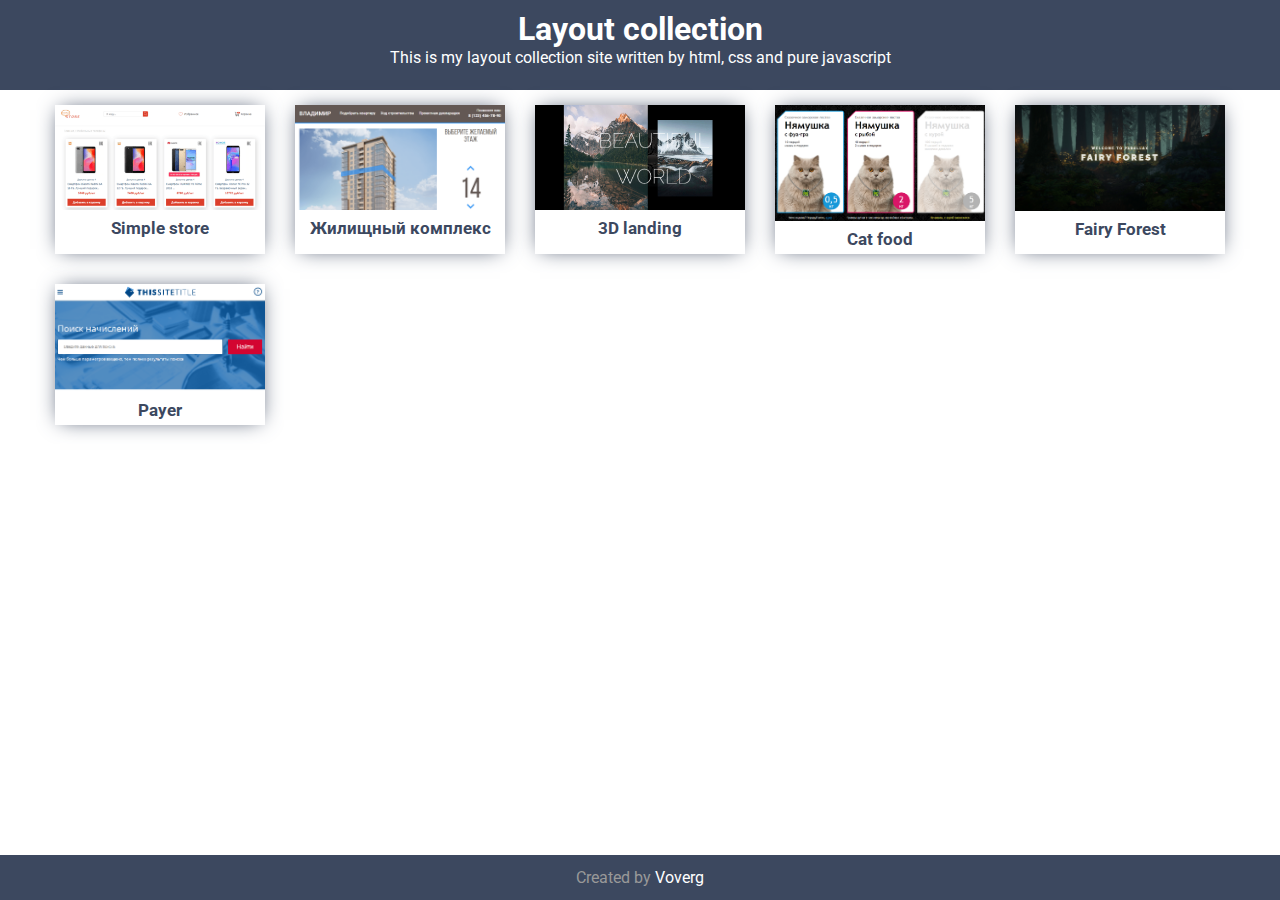
<file: index.html>
<!DOCTYPE html>
<html lang="en">
<head>
  <meta charset="UTF-8">
  <meta name="viewport" content="width=device-width, initial-scale=1.0">
  <meta name="description" content="Примеры вёрстки различных сайтов">
  <meta name="keywords" content="layouts site">
  <meta name="og:image" content="main/img/layout-projects.png">
  <title>Layout collection</title>
  <link rel="shortcut icon" href="main/favicon.png" type="image/x-icon">
  <!-- <link rel="stylesheet" href="https://cdnjs.cloudflare.com/ajax/libs/font-awesome/5.15.2/css/all.min.css" integrity="sha512-HK5fgLBL+xu6dm/Ii3z4xhlSUyZgTT9tuc/hSrtw6uzJOvgRr2a9jyxxT1ely+B+xFAmJKVSTbpM/CuL7qxO8w==" crossorigin="anonymous" /> -->
  <link rel="stylesheet" href="main/style.css">
</head>
<body>
  <header>
    <h1>Layout collection</h1>
    <p>This is my layout collection site written by html, css and pure javascript</p>
  </header>

  <div class="container">
    <div class="projects" id="projects"></div>
  </div>

  <footer>
    <p>Created by <a href="https://github.com/voverg" rel="noopener noreferrer" target="_blank">Voverg</a></p>
  </footer>


  <script src="main/config.js"></script>
  <script src="main/script.js"></script>
</body>
</html>
</file>
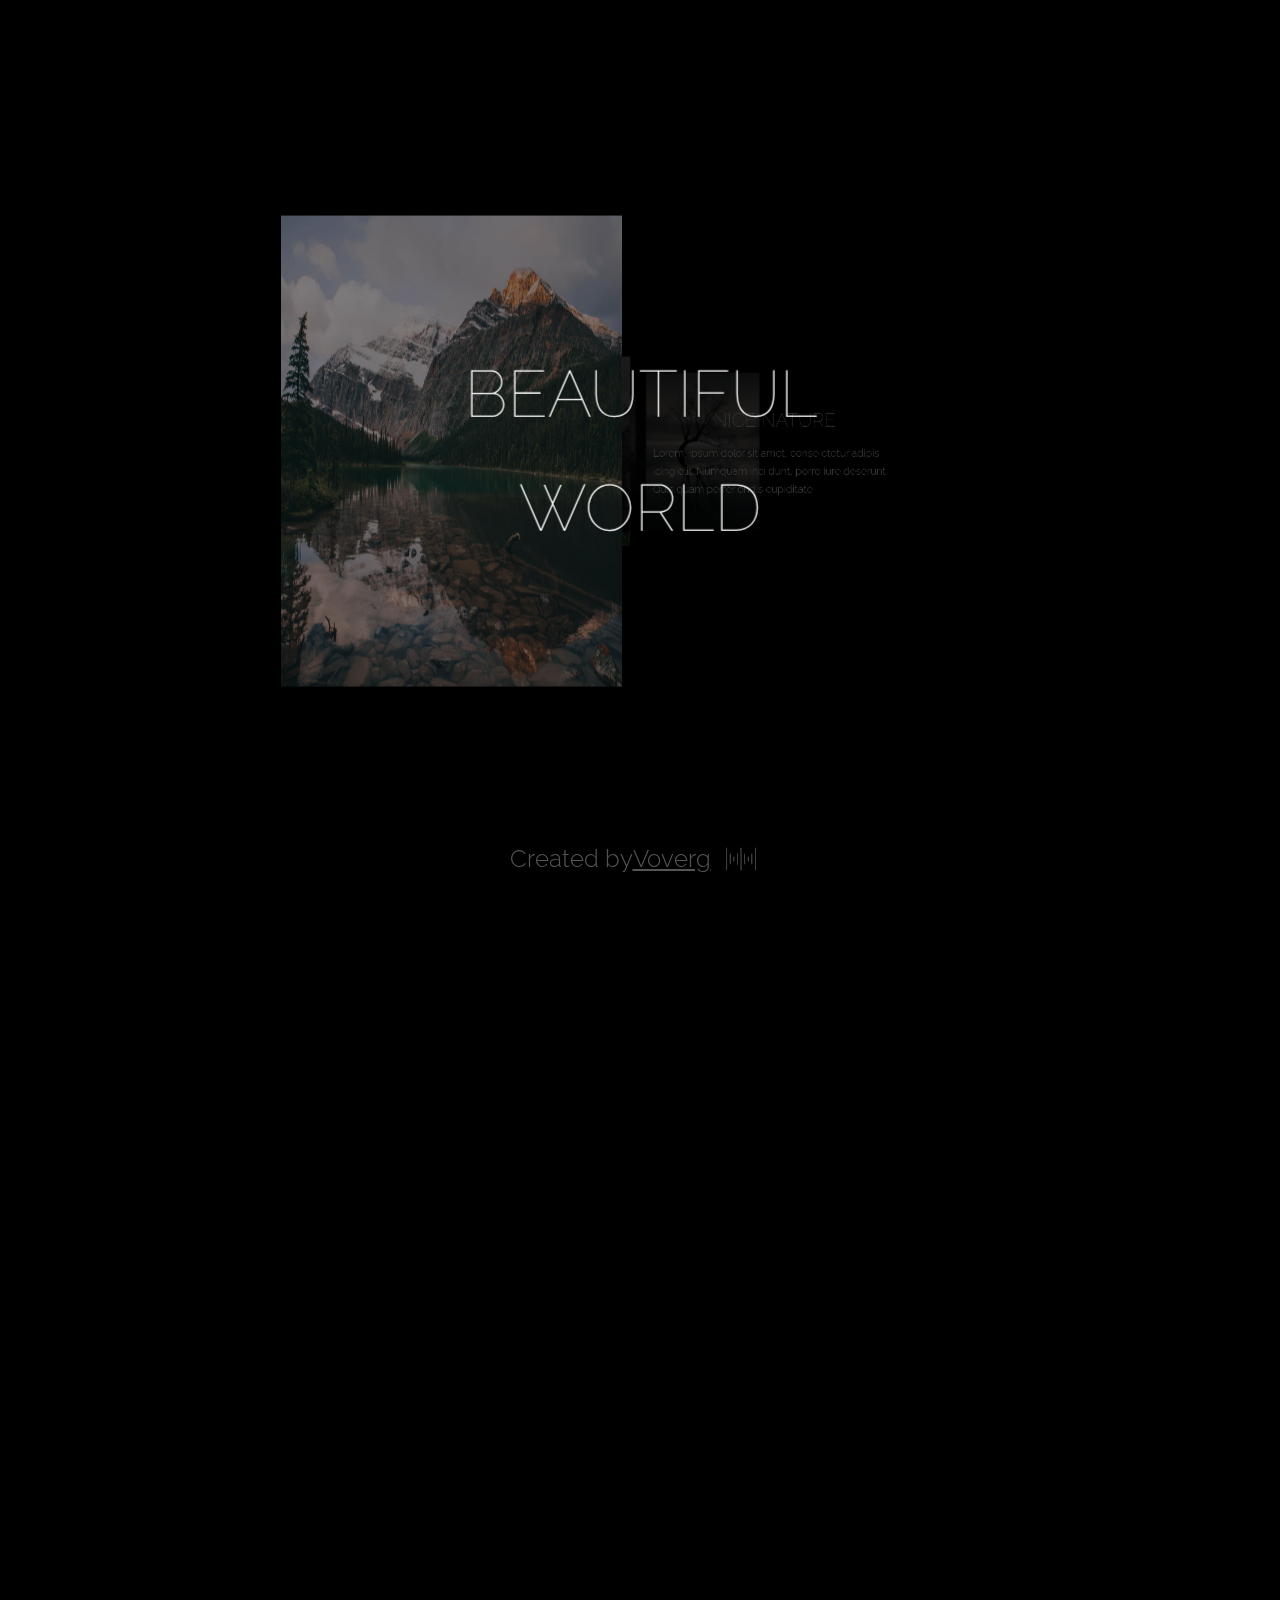
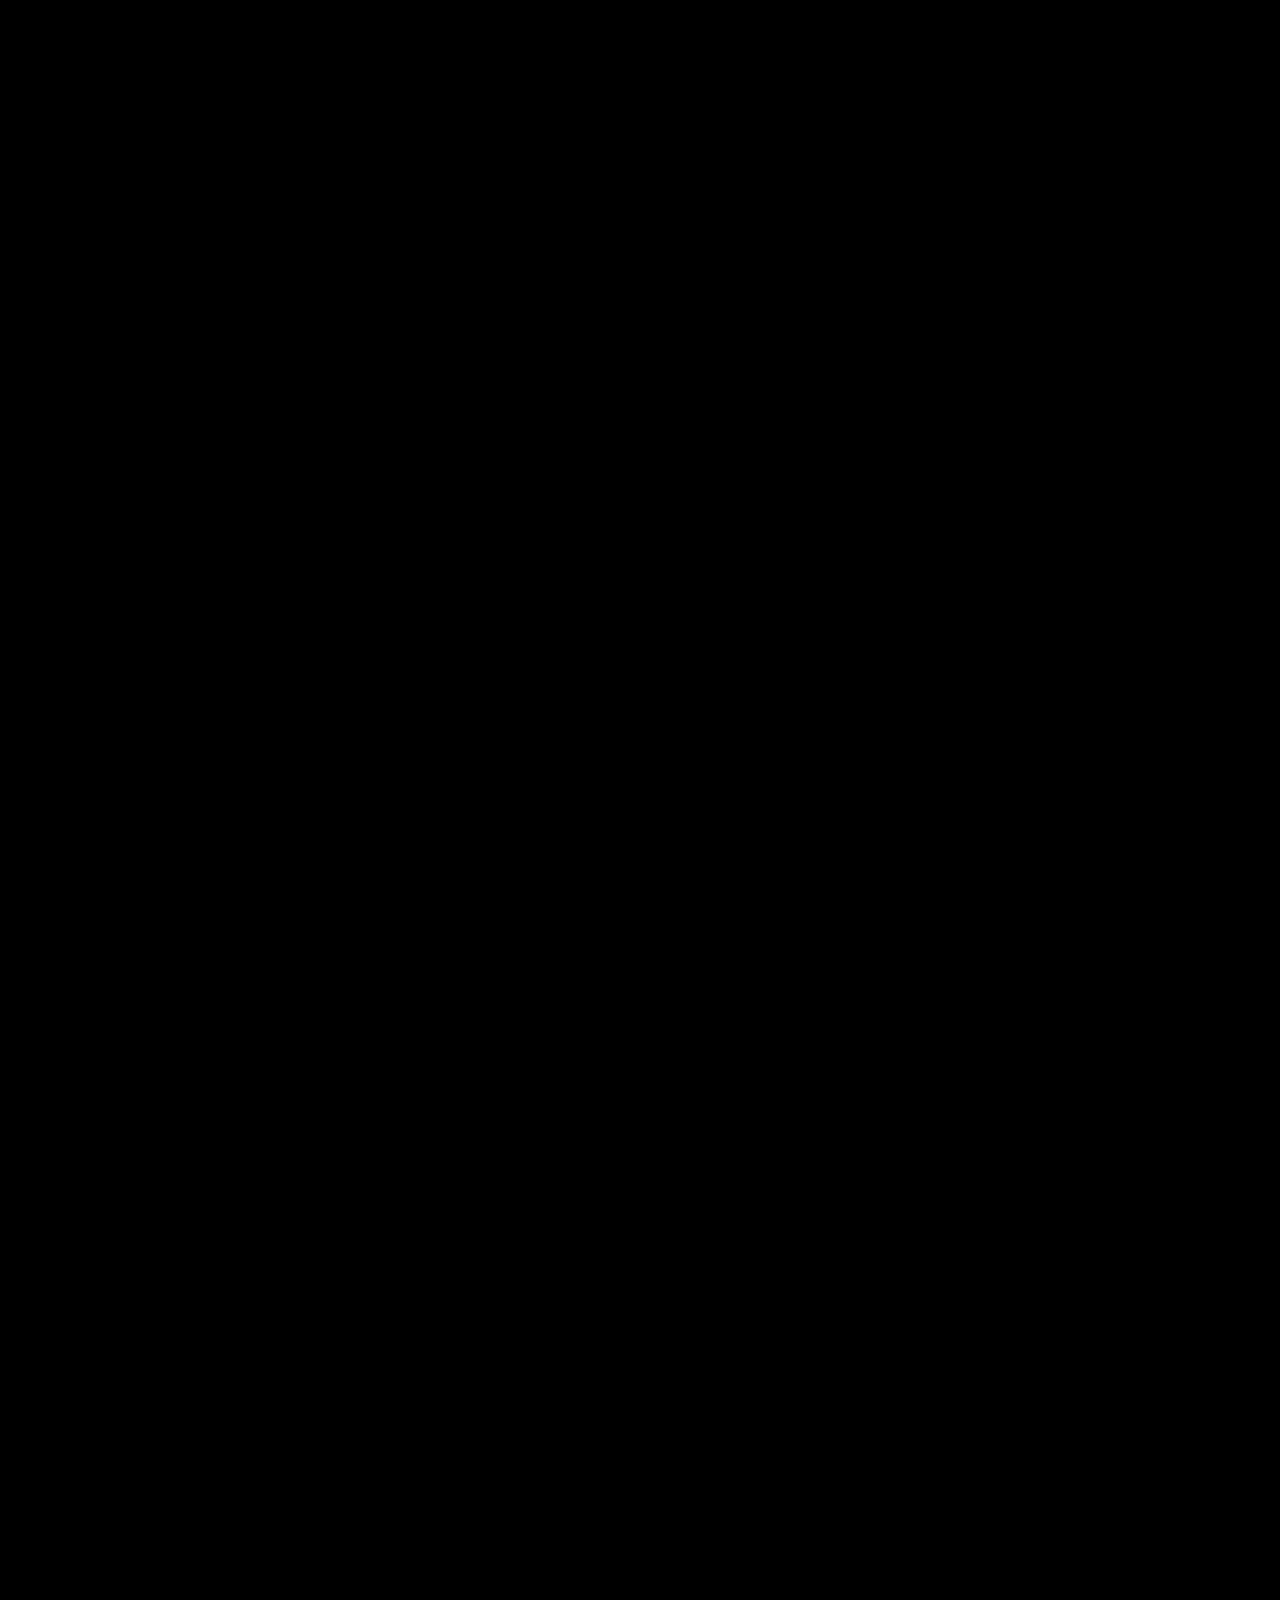
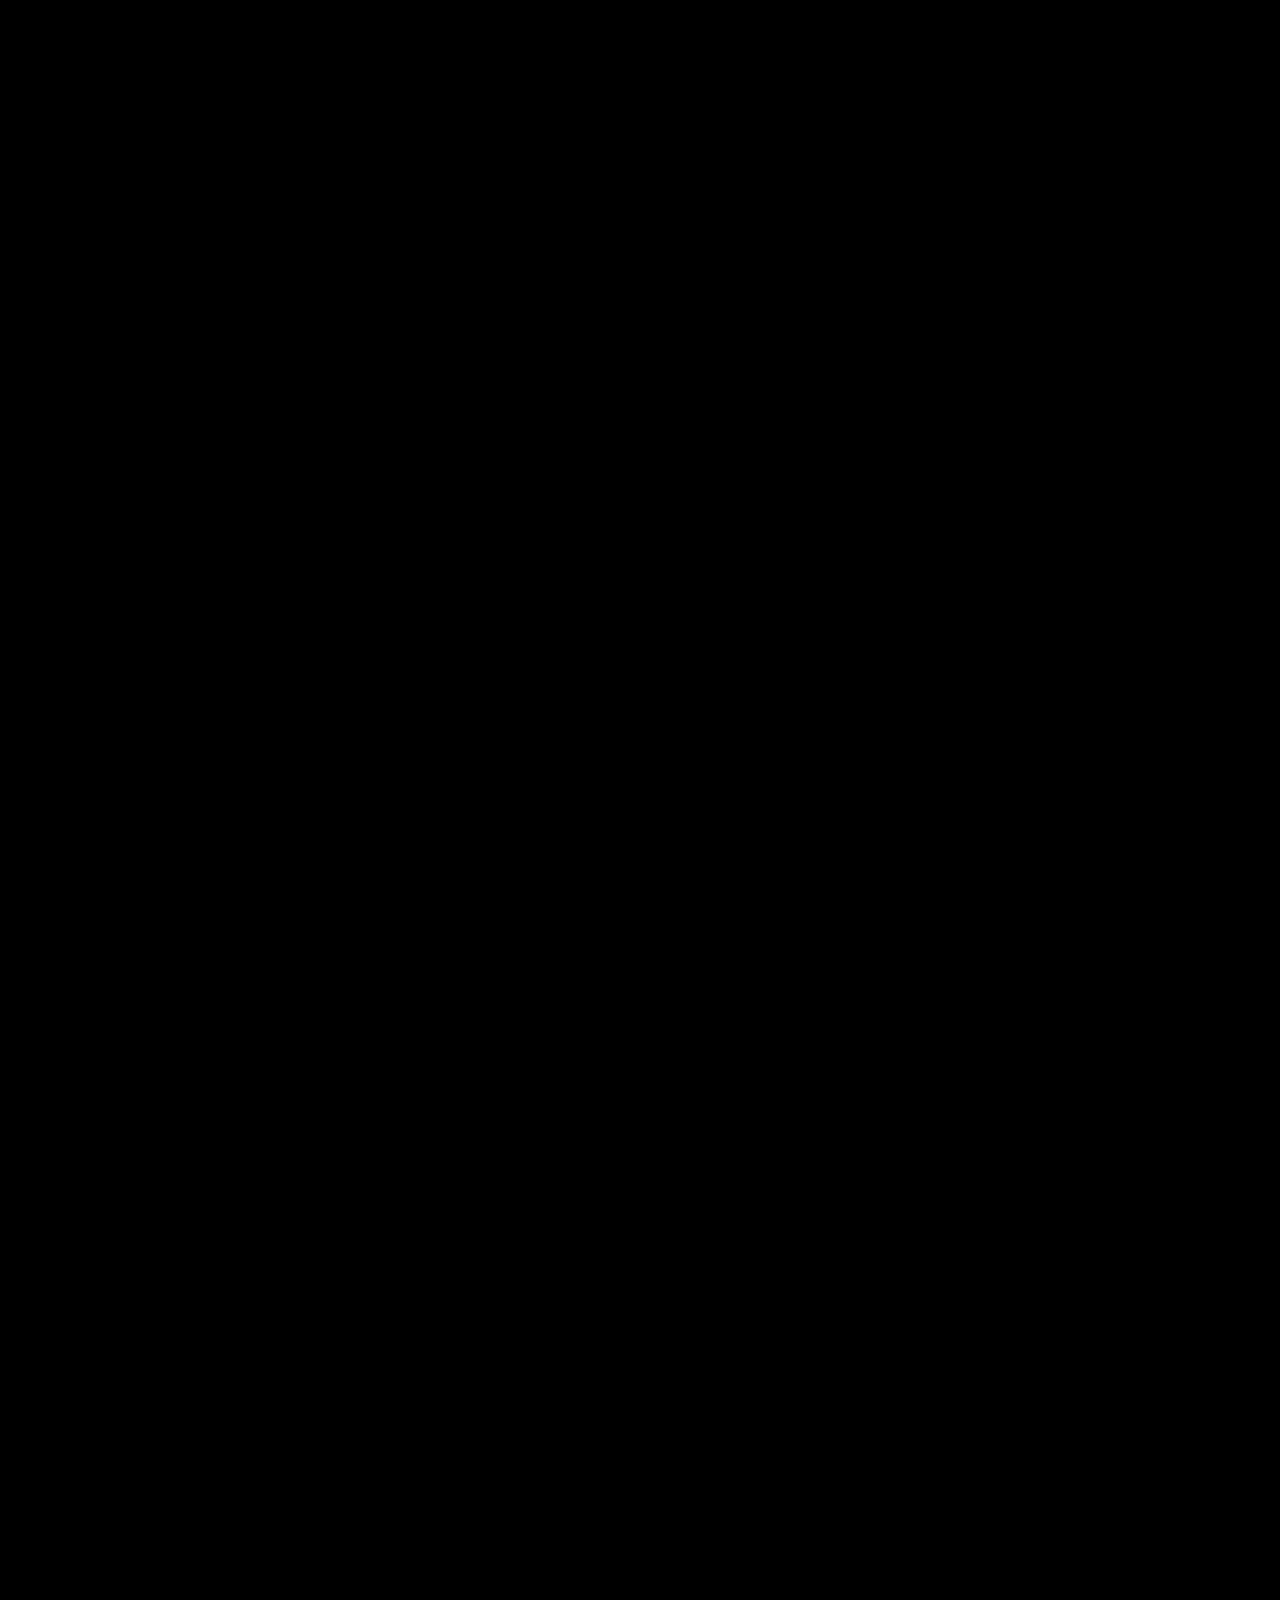
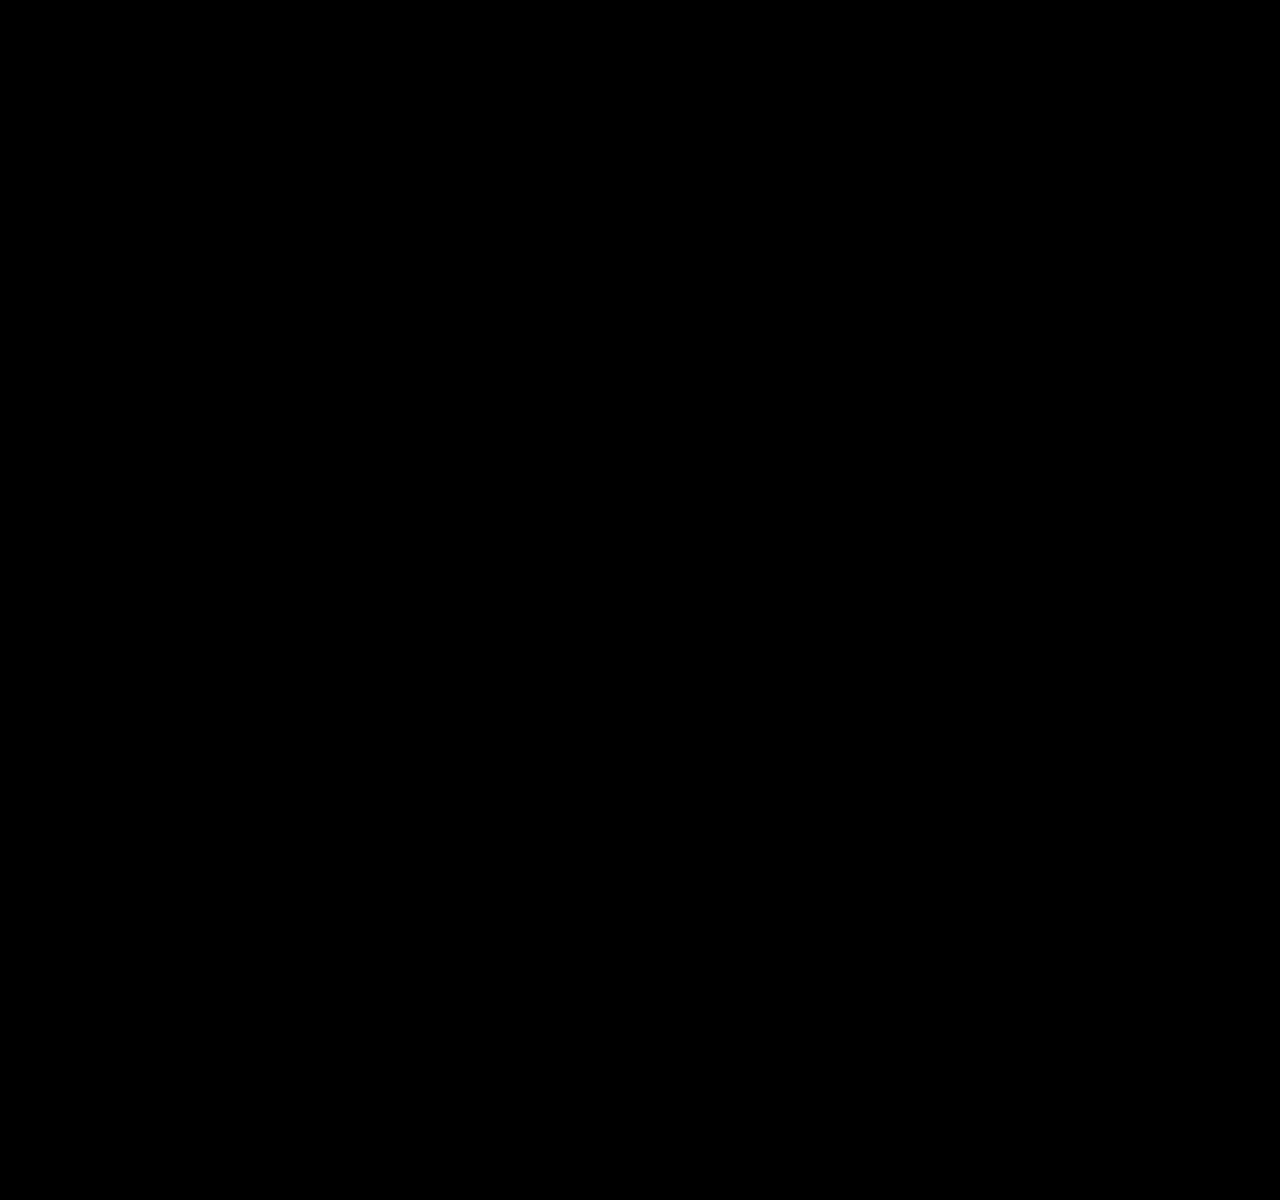
<file: 3d-landing/index.html>
<!DOCTYPE html>
<html lang="en">
<head>
  <meta charset="UTF-8">
  <meta name="viewport" content="width=device-width, initial-scale=1.0">
  <meta name="description" content="Лендинг с красивым 3D-эффектом при скролле">
  <meta name="keywords" content="3d scroll, html, css, javascript">
  <meta name="og:image" content="../main/img/3d-landing.png">
  <title>3D Landing</title>
  <link rel="shortcut icon" href="../main/favicon.png" type="image/x-icon">
  <link rel="stylesheet" href="css/fonts.css">
  <link rel="stylesheet" href="css/main.css">
</head>
<body>

  <main class="container">
    <section class="gallery">

      <div class="frame frame--bg">
        <div class="frame__content">
          <h2 class="frame__title">Beautiful world</h2>
        </div>
      </div>

      <div class="frame frame--bg">
        <div class="frame__content">
          <div class="frame__media frame__media--left" style="background-image: url(img/1.jpg)"></div>
        </div>
      </div>

      <div class="frame frame--bg">
        <div class="frame__content frame__description frame__media--right">
          <h3 class="frame__header">Nice nature</h3>
          <p class="frame__text">Lorem, ipsum dolor sit amet, conse ctetur adipis icing elit. Numquam inci dunt, porro iure deserunt. Quis quam perfer endis cupiditate</p>
        </div>
      </div>

      <div class="frame">
        <div class="frame__content">
          <div class="frame__media frame__media--left frame__media--large" style="background-image: url(img/4.jpg)"></div>
        </div>
      </div>

      <div class="frame"></div>

      <div class="frame">
        <div class="frame__content frame__description frame__media--left">
          <h3 class="frame__header">Calm water</h3>
          <p class="frame__text">Lorem, ipsum dolor sit amet, consec tetur adipis icing elit. Numquam incidunt, porro iure deserunt. Quisquam perfer endis cupid itate</p>
        </div>
      </div>

      <div class="frame frame--bg">
        <div class="frame__content">
          <div class="frame__media frame__media--right" style="background-image: url(img/3.jpg)"></div>
        </div>
      </div>

      <div class="frame"></div>

      <div class="frame">
        <div class="frame__content frame__description frame__media--right">
          <h3 class="frame__header">Big mountain</h3>
          <p class="frame__text">Lorem, ipsum dolor sit amet, conse ctetur adipis icing elit. Numquam inci dunt, porro iure deserunt. Quis quam perfer endis cupiditate</p>
        </div>
      </div>

      <div class="frame frame--bg">
        <div class="frame__content">
          <div class="frame__media frame__media--left" style="background-image: url(img/2.jpg)"></div>
        </div>
      </div>

      <div class="frame frame--bg">
        <div class="frame__content">
          <h2 class="frame__title">Wake up ocean</h2>
        </div>
      </div>

      <div class="frame"></div>

      <div class="frame">
        <div class="frame__content">
          <div class="frame__media" style="background-image: url(img/5.jpg)"></div>
        </div>
      </div>

    </section>
  </main>

  <footer class="footer">
    <p class="footer__content">Created by
      <a href="https://github.com/voverg" class="footer__link" rel="noopener noreferrer" target="_blank">Voverg</a>
      <img src="img/sound.gif" alt="sound button" class="sound-btn paused">
    </p>
  </footer>

  <audio src="media/ambient.mp3" class="audio" loop></audio>


  <script src="js/index.js"></script>
</body>
</html>
</file>
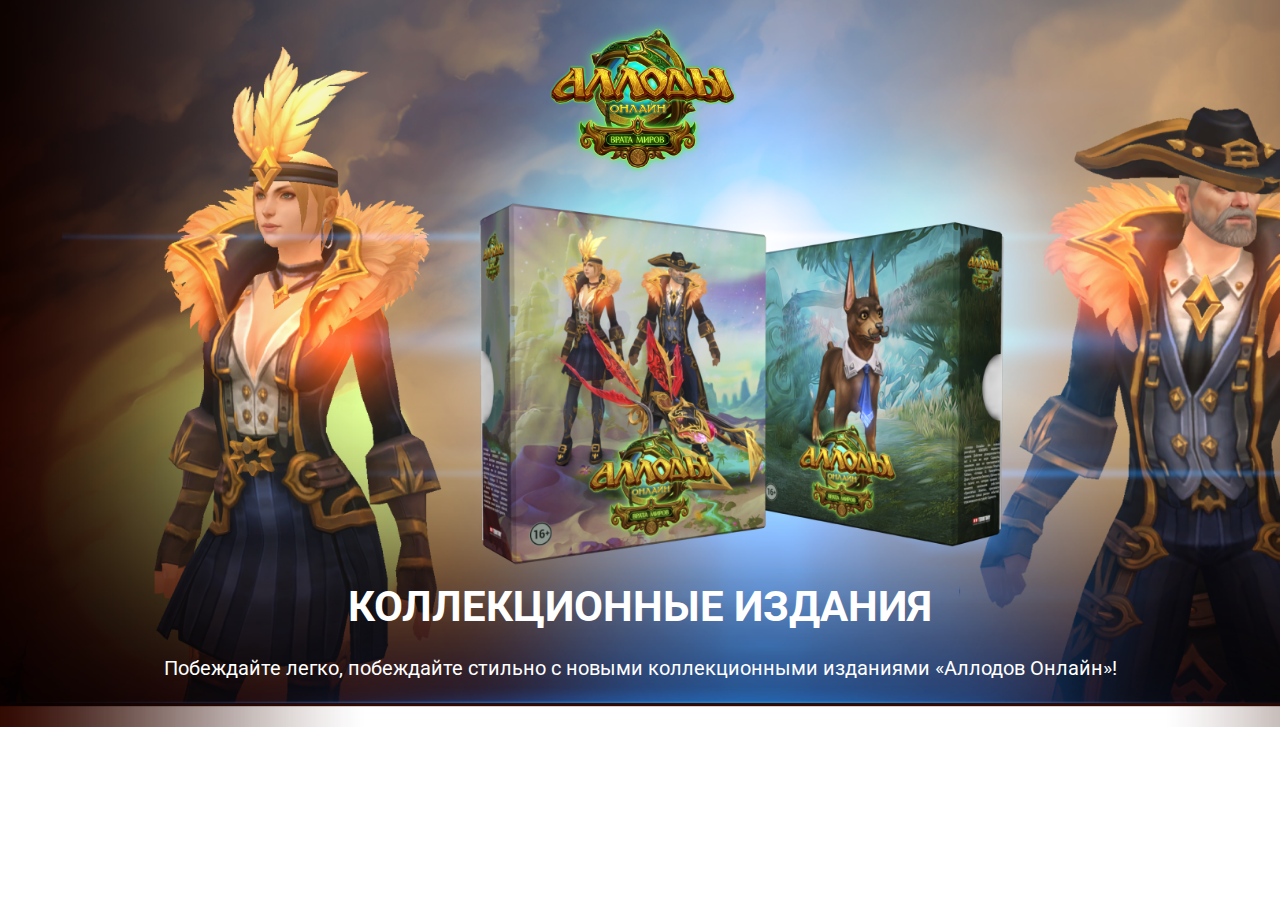
<file: allody/index.html>
<!DOCTYPE html>
<html lang="en">
<head>
  <meta charset="UTF-8">
  <meta name="viewport" content="width=device-width, initial-scale=1.0">
  <meta name="description" content="Description">
  <meta name="keywords" content="html, css, javascript">
  <!-- <meta name="og:image" content="../main/img/social.png"> -->
  <title>Аллоды</title>
  <link rel="shortcut icon" href="../main/favicon.png" type="image/x-icon">
  <link rel="stylesheet" href="css/main.css">
</head>
<body>
  <header class="header container">
    <a href="#" class="header__logo">
      <img src="img/logo.png" alt="Logo image" class="header__logo-img">
    </a>
<!--     <div class="header__boxes">
      <img src="img/boxes.png" alt="Boxes image" class="header__boxes-img">
    </div> -->
    <div class="header__text">
      <h1 class="header__title">КОЛЛЕКЦИОННЫЕ ИЗДАНИЯ</h1>
      <p class="header__description">Побеждайте легко, побеждайте стильно с новыми коллекционными изданиями «Аллодов Онлайн»!</p>
    </div>
  </header>

  <main class="main container">
  </main>


  <script src="js/index.js"></script>
</body>
</html>
</file>
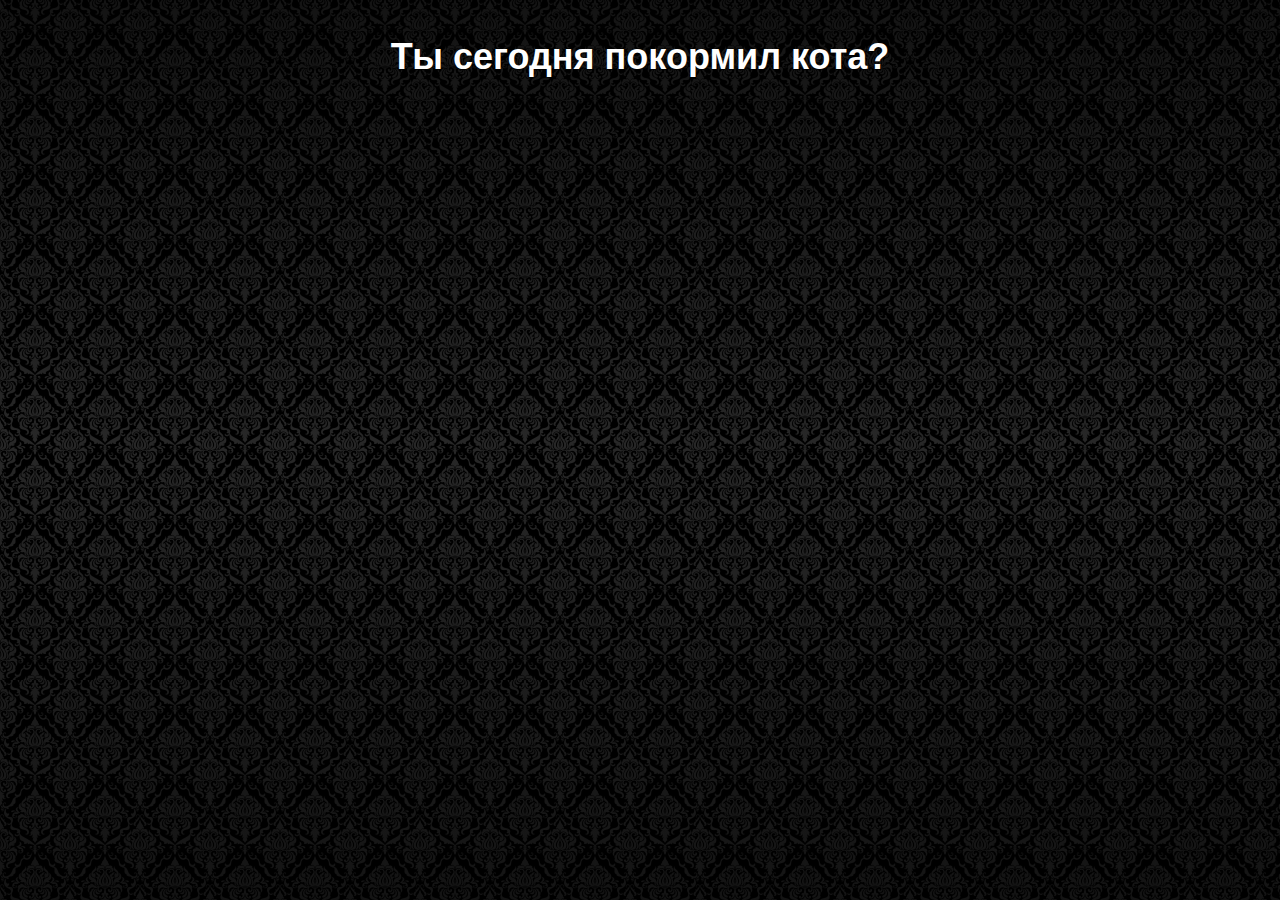
<file: cat-food/index.html>
<!DOCTYPE html>
<html lang="en">
<head>
  <meta charset="UTF-8">
  <meta name="viewport" content="width=device-width, initial-scale=1.0">
  <meta name="description" content="Description">
  <meta name="keywords" content="html, css, javascript">
  <meta name="og:image" content="img/cat-food.png">
  <title>Cat food</title>
  <link rel="shortcut icon" href="../main/favicon.png" type="image/x-icon">
  <link rel="stylesheet" href="css/main.css">
</head>
<body>
  <header class="header center">
    <h1 class="header__title">Ты сегодня покормил кота?</h1>
  </header>

  <main class="cards center js-cards"></main>


  <script src="js/data.js"></script>
  <script src="js/cards.js"></script>
  <script src="js/index.js"></script>
</body>
</html>
</file>
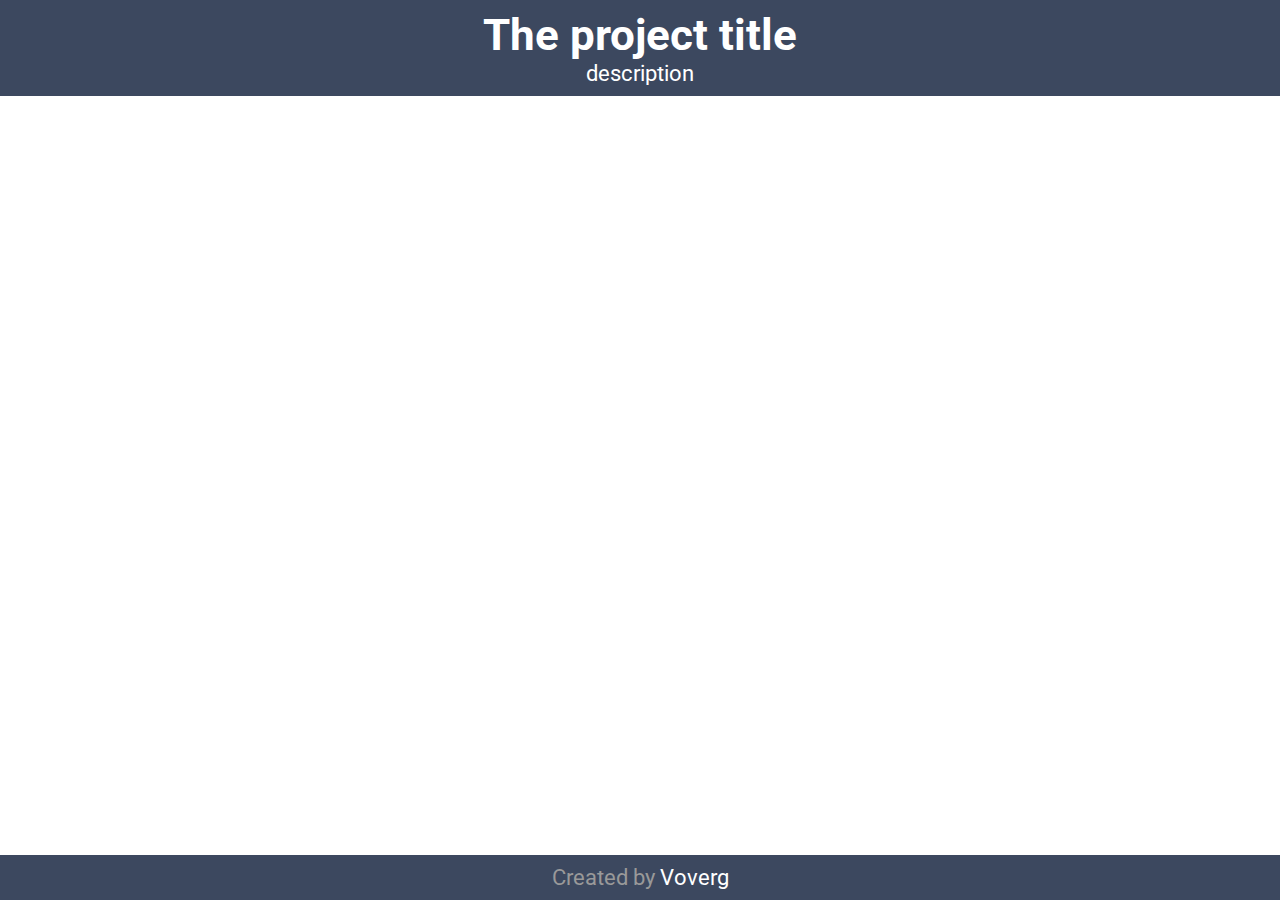
<file: gibdd/index.html>
<!DOCTYPE html>
<html lang="en">
<head>
  <meta charset="UTF-8">
  <meta name="viewport" content="width=device-width, initial-scale=1.0">
  <meta name="description" content="Description">
  <meta name="keywords" content="html, css, javascript">
  <!-- <meta name="og:image" content="../main/img/social.png"> -->
  <title>Title</title>
  <link rel="shortcut icon" href="../main/favicon.png" type="image/x-icon">
  <!-- <link rel="stylesheet" href="https://cdnjs.cloudflare.com/ajax/libs/font-awesome/5.15.2/css/all.min.css" integrity="sha512-HK5fgLBL+xu6dm/Ii3z4xhlSUyZgTT9tuc/hSrtw6uzJOvgRr2a9jyxxT1ely+B+xFAmJKVSTbpM/CuL7qxO8w==" crossorigin="anonymous" /> -->
  <link rel="stylesheet" href="css/main.css">
</head>
<body>
  <header class="header">
    <h1 class="header__title">The project title</h1>
    <p class="header__text">description</p>
  </header>

  <main class="main"></main>

  <footer class="footer">
    <p class="footer__text">Created by <a href="https://github.com/voverg" class="footer__link" rel="noopener noreferrer" target="_blank">Voverg</a></p>
  </footer>


  <script src="js/index.js"></script>
</body>
</html>
</file>
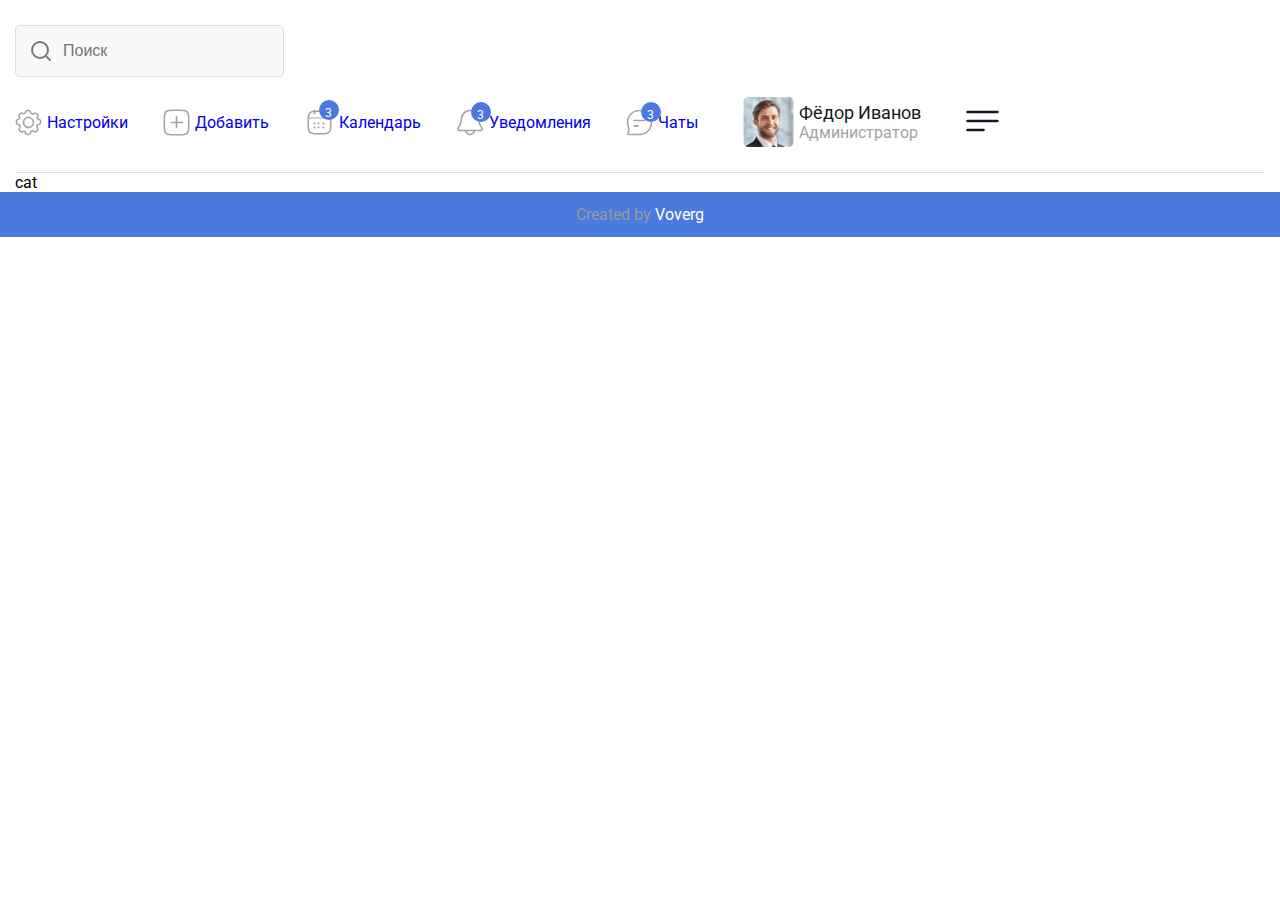
<file: ku/index.html>
<!DOCTYPE html>
<html lang="en">
<head>
  <meta charset="UTF-8">
  <meta name="viewport" content="width=device-width, initial-scale=1.0">
  <meta name="description" content="Карточка выполнения крановых работ на добыче газа">
  <meta name="keywords" content="html, css, javascript">
  <!-- <meta name="og:image" content="../main/img/ku.png"> -->
  <title>Крановые работы</title>
  <link rel="shortcut icon" href="../main/favicon.png" type="image/x-icon">
  <link rel="stylesheet" href="css/main.css">
</head>
<body>
  <main class="container">
    <header class="header">
      <div class="header__left">
        <form class="header__form search">
          <img src="img/search.svg" alt="search icon" class="search__icon">
          <input type="text" class="search__input" placeholder="Поиск">
        </form>
      </div>
  
      <div class="header__right">
        <nav class="header__nav nav">
          <ul class="nav__list">
            <li class="nav__item">
              <a href="#" class="nav__link">
                <img src="img/settings.svg" alt="Menu icon" class="nuv__icon">
                <p class="nam__text">Настройки</p>
              </a>
            </li>
            <li class="nav__item">
              <a href="#" class="nav__link">
                <img src="img/add.svg" alt="Menu icon" class="nuv__icon">
                <p class="nam__text">Добавить</p>
              </a>
            </li>
            <li class="nav__item">
              <a href="#" class="nav__link">
                <img src="img/calendar.svg" alt="Menu icon" class="nuv__icon">
                <p class="nam__text">Календарь</p>
              </a>
              <p class="nav__count">3</p>
            </li>
            <li class="nav__item">
              <a href="#" class="nav__link">
                <img src="img/bell.svg" alt="Menu icon" class="nuv__icon">
                <p class="nam__text">Уведомления</p>
              </a>
              <p class="nav__count">3</p>
            </li>
            <li class="nav__item">
              <a href="#" class="nav__link">
                <img src="img/chat.svg" alt="Menu icon" class="nuv__icon">
                <p class="nam__text">Чаты</p>
              </a>
              <p class="nav__count">3</p>
            </li>
          </ul>
        </nav>
  
        <div class="header__login login">
          <img src="img/login-icon.png" alt="Login icon" class="login__icon">
          <div class="login__content">
            <p class="login__fio">Фёдор Иванов</p>
            <p class="login__job-title">Администратор</p>
          </div>
        </div>
  
        <button class="header__btn">
          <img src="img/burger.svg" alt="burger icon" class="header__burger">
        </button>
      </div>
    </header>
  
    <section class="breadcrumbs">
      cat
    </section>
  
    <section class="content"></section>
  
    <section class="filter"></section>
  
    <section class="cards"></section>
  </main>
  

  <footer class="footer">
    <p class="footer__text">Created by <a href="https://github.com/voverg" class="footer__link" rel="noopener noreferrer" target="_blank">Voverg</a></p>
  </footer>


  <script src="js/index.js"></script>
</body>
</html>
</file>
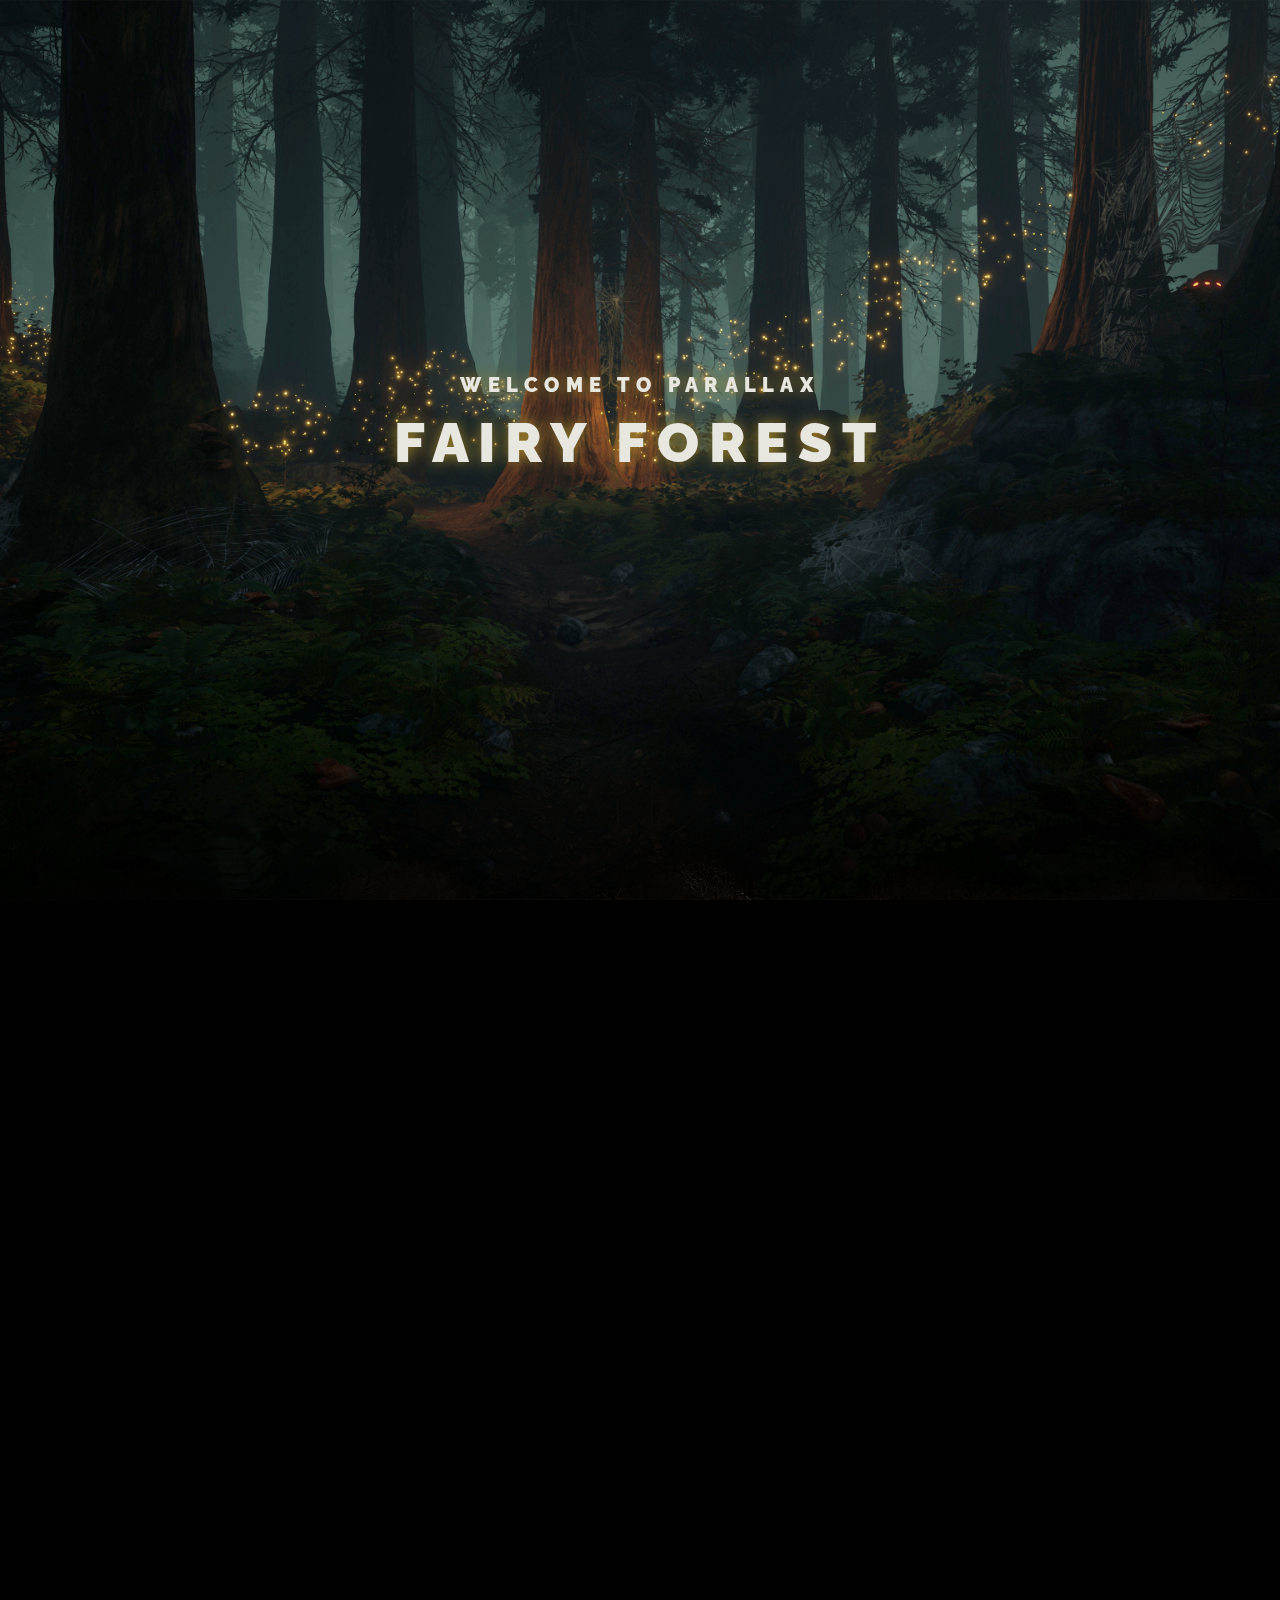
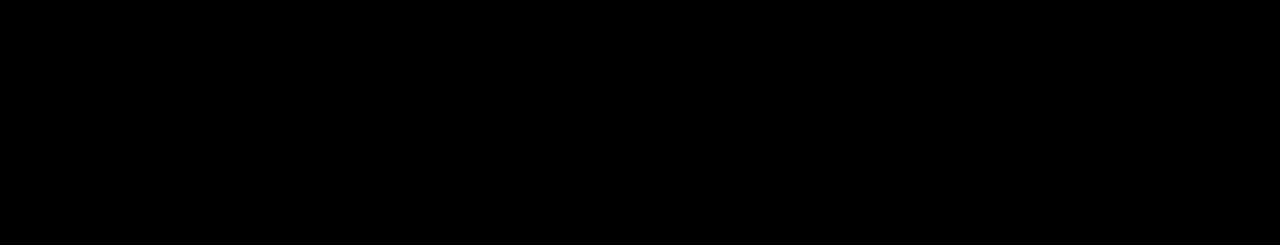
<file: parallax-scrolling/index.html>
<!DOCTYPE html>
<html lang="en">
<head>
  <meta charset="UTF-8">
  <meta name="viewport" content="width=device-width, initial-scale=1.0">
  <meta name="description" content="Сайт с плавным скроллом и красивым parallax 3d эффектом">
  <meta name="keywords" content="html, css, javascript">
   <meta name="og:image" content="../main/img/parallax-scrolling.png"> 
  <title>Fairy Forest</title>
  <link rel="shortcut icon" href="../main/favicon.png" type="image/x-icon">
  <link rel="stylesheet" href="css/main.css">
</head>
<body>
  <div class="wrapper">
    <div class="content">
      
      <header class="header">
        <div class="layers">

          <div class="layer__head">
            <div class="layers__caption">Welcome to Parallax</div>
            <div class="layers__title">Fairy Forest</div>
          </div>

          <div class="layer layer__base" style="background-image: url(img/layer-base.png);"></div>
          <div class="layer layer__middle" style="background-image: url(img/layer-middle.png);"></div>
          <div class="layer layer__front" style="background-image: url(img/layer-front.png);"></div>

        </div>

      </header>

      <article class="main" style="background-image: url(img/dungeon.jpg)">
        <div class="main__content">
          <h2 class="main__title">To be continued</h2>
          <p class="main__text">Lorem ipsum dolor sit amet, consectetur adipisicing elit. Consequatur recusandae sint error, temporibus dignissimos sit impedit porro obcaecati, voluptates nisi molestiae explicabo quae et. Incidunt dolore atque provident. Aliquid veritatis modi obcaecati quidem corporis ratione illum repellendus! Ut amet esse incidunt iste, omnis eligendi cumque quas? Quos neque, nemo aperiam.</p>
        </div>
      </article>


      <footer class="footer">
        <p class="footer__text">Created by <a href="https://github.com/voverg" class="footer__link" rel="noopener noreferrer" target="_blank">Voverg</a></p>
      </footer>
      
    </div>
  </div>
  
  
  <script src="libs/gsap/gsap.min.js"></script>
  <script src="libs/gsap/ScrollTrigger.min.js"></script>
  <script src="libs/gsap/ScrollSmoother.min.js"></script>
  <script src="js/index.js"></script>
</body>
</html>
</file>
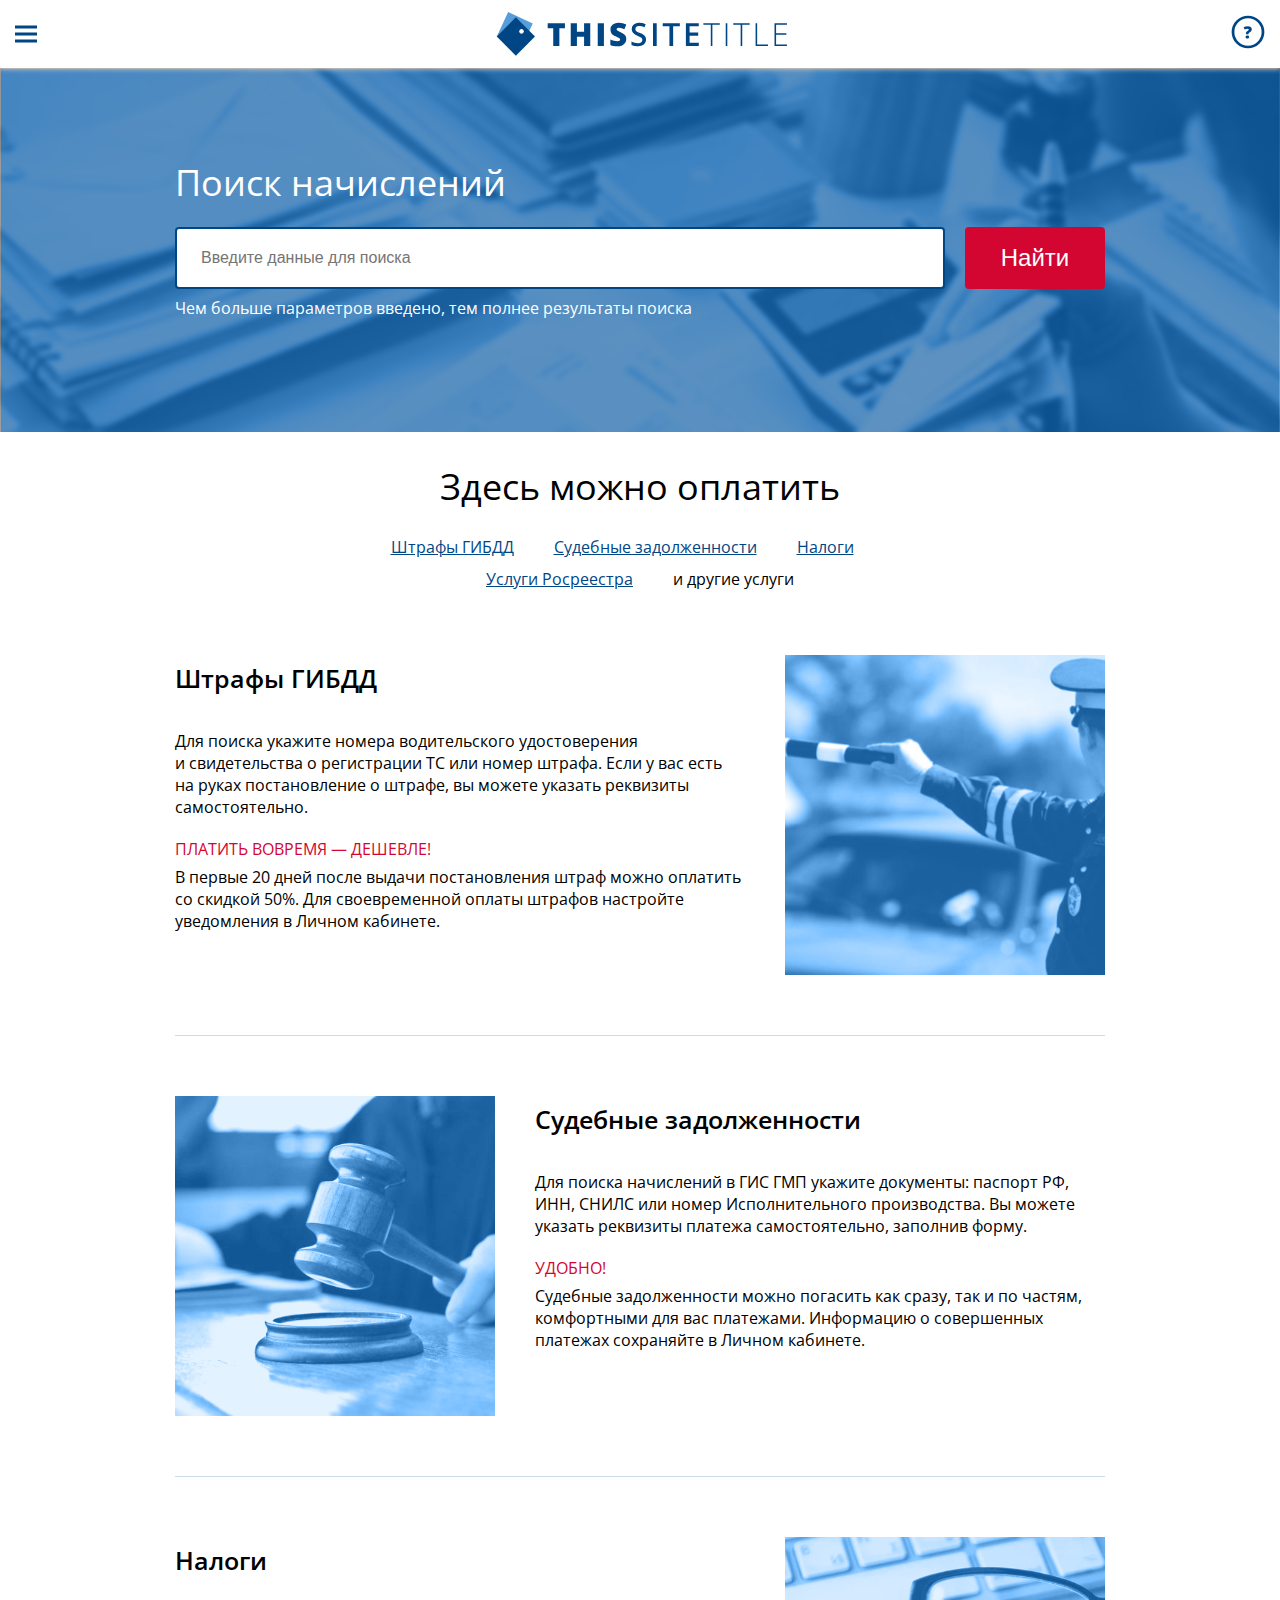
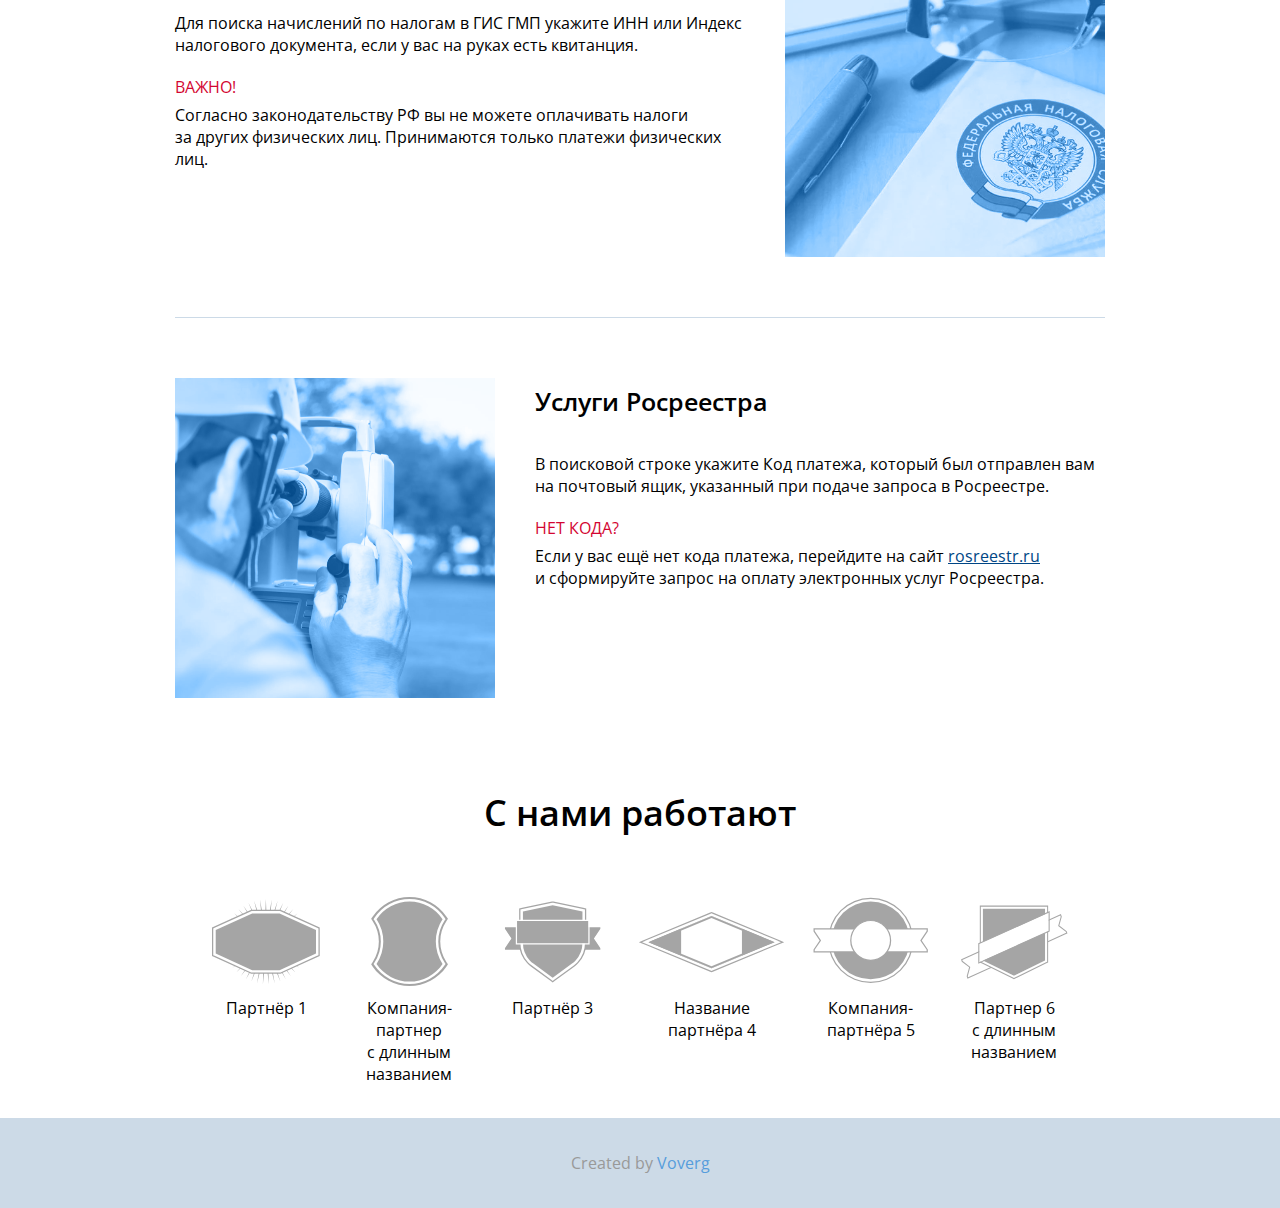
<file: payer/index.html>
<!DOCTYPE html>
<html lang="en">
<head>
  <meta charset="UTF-8">
  <meta name="viewport" content="width=device-width, initial-scale=1.0">
  <meta name="description" content="Учебный проект">
  <meta name="keywords" content="html, css, javascript">
  <meta name="og:image" content="../main/img/payer.png">
  <title>Payer</title>
  <link rel="shortcut icon" href="../main/favicon.png" type="image/x-icon">
  <link rel="stylesheet" href="css/main.css">
  <link rel="stylesheet" href="css/burger.css">
</head>
<body>
  <header class="header">
    <div class="container">
      <div class="logo">
        <img src="img/logo_site-logo.svg" alt="Logo img" class="logo__img">
      </div>
      <!-- Начало секции с бургер меню -->
      <div class="burger">
        <button href="#" class="burger__btn">
          <span class="burger__lines"></span>
        </button>

        <nav class="burger__nav">
          <h3 class="burger__title">личный кабинет</h3>
          <a href="#" class="burger__link" id="login">Вход в личный кабинет</a>

          <h3 class="burger__title">как это работает</h3>
          <a href="#" class="burger__link">Условия использования сервиса</a>
          <a href="#" class="burger__link">Способы оплаты</a>
          <a href="#web-" class="burger__link">Часто задаваемые вопросы</a>
          <a href="#" class="burger__link">Служба поддержки</a>
        </nav>

        <div class="burger__overlay"></div>
      </div>
    <!-- Конец секции с бургер меню -->

    <img src="img/ic_help.svg" alt="help icon" class="help-icon">
    </div>
  </header>

  <section class="search">
    <div class="container">
      <form class="search__form">
        <h2 class="search__title">Поиск начислений</h2>
        <label for="search__input" class="search__label">
          <input type="text" class="search__input" placeholder="Введите данные для поиска">
          <img src="img/ic_search.svg" alt="search icon" class="search__img">
          <button class="search__form-btn">Найти</button>
        </label>
        
        <div class="search__description">Чем больше параметров введено, тем полнее результаты поиска</div>
      </form>
    </div>
  </section>

  <section class="service">
    <div class="container">
      <div class="service__desktop-title">
        <h2 class="service__desktop-head">Здесь можно оплатить</h2>
        <div class="service__desktop-body">
          <a href="#" class="service__desktop-body-link">Штрафы ГИБДД</a>
          <a href="#" class="service__desktop-body-link">Судебные задолженности</a>
          <a href="#" class="service__desktop-body-link">Налоги</a>
          <a href="#" class="service__desktop-body-link">Услуги Росреестра</a>
          <span>и другие услуги</span>
        </div>
      </div>

      <h2 class="service__title">Узнайте, как оплатить</h2>

      <div class="service__item">
        <div class="service__item-content">
          <div class="service__item-header">
            <div class="service__item-header-start">
              <img src="img/ic_gibdd1.svg" alt="icon" class="service__icon">
              <h2 class="service__item-title">Штрафы ГИБДД</h2>
            </div>
            
            <img src="img/ic_dropdown-arrow.svg" alt="dropdown arrow" class="service__arrow">
          </div>
  
          <div class="service__item-body">
            <p class="service__item-text">Для поиска укажите номера водительского удостоверения и свидетельства о регистрации ТС или номер штрафа. Если у вас есть на руках постановление о штрафе, вы можете указать реквизиты самостоятельно.</p>
            <div class="service__item-head">ПЛАТИТЬ ВОВРЕМЯ — ДЕШЕВЛЕ!</div>
            <p class="service__item-text">В первые 20 дней после выдачи постановления штраф можно оплатить со скидкой 50%. Для своевременной оплаты штрафов настройте уведомления в Личном кабинете.</p>
          </div>
        </div>

        <img src="img/pic_block1.png" alt="" class="service__item-img">
        
      </div>

      <div class="service__item">
        <img src="img/pic_block2.png" alt="" class="service__item-img">

        <div class="service__item-content">
          <div class="service__item-header">
            <div class="service__item-header-start">
              <img src="img/ic_fssp.svg" alt="icon" class="service__icon">
              <h2 class="service__item-title">Судебные задолженности</h2>
            </div>
            
            <img src="img/ic_dropdown-arrow.svg" alt="dropdown arrow" class="service__arrow">
          </div>
  
          <div class="service__item-body">
            <p class="service__item-text">Для поиска начислений в ГИС ГМП укажите документы: паспорт РФ, ИНН, СНИЛС или номер Исполнительного производства. Вы можете указать реквизиты платежа самостоятельно, заполнив форму.</p>
            <div class="service__item-head">УДОБНО!</div>
            <p class="service__item-text">Судебные задолженности можно погасить как сразу, так и по частям, комфортными для вас платежами. Информацию о совершенных платежах сохраняйте в Личном кабинете.</p>
          </div>
        </div>
        
      </div>

      <div class="service__item">
        <div class="service__item-content">
          <div class="service__item-header">
            <div class="service__item-header-start">
              <img src="img/ic_nalog.svg" alt="icon" class="service__icon">
              <h2 class="service__item-title">Налоги</h2>
            </div>
            
            <img src="img/ic_dropdown-arrow.svg" alt="dropdown arrow" class="service__arrow">
          </div>
  
          <div class="service__item-body">
            <p class="service__item-text">Для поиска начислений по налогам в ГИС ГМП укажите ИНН или Индекс налогового документа, если у вас на руках есть квитанция.</p>
            <div class="service__item-head">ВАЖНО!</div>
            <p class="service__item-text">Согласно законодательству РФ вы не можете оплачивать налоги за других физических лиц. Принимаются только платежи физических лиц.</p>
          </div>
        </div>

        <img src="img/pic_block3.png" alt="" class="service__item-img">
        
      </div>

      <div class="service__item">
        <img src="img/pic_block4.png" alt="" class="service__item-img">

        <div class="service__item-content">
          <div class="service__item-header">
            <div class="service__item-header-start">
              <img src="img/ic_rr.svg" alt="icon" class="service__icon">
              <h2 class="service__item-title">Услуги Росреестра</h2>
            </div>
            
            <img src="img/ic_dropdown-arrow.svg" alt="dropdown arrow" class="service__arrow">
          </div>
  
          <div class="service__item-body">
            <p class="service__item-text">В поисковой строке укажите Код платежа, который был отправлен вам на почтовый ящик, указанный при подаче запроса в Росреестре.</p>
            <div class="service__item-head">НЕТ КОДА?</div>
            <p class="service__item-text">Если у вас ещё нет кода платежа, перейдите на сайт <a href="" class="service__item-link">rosreestr.ru</a> и сформируйте запрос на оплату электронных услуг Росреестра.</p>
          </div>
        </div>
        
      </div>


    </div>
  </section>

  <sevotion class="partners">
    <div class="container">
      <h2 class="partners__title">С нами работают</h2>

      <div class="partners__list">
        <div class="partners__item">
          <img src="img/logo_partner1.svg" alt="partners img" class="partners__img">
          <p class="partners__text">Партнёр 1</p>
        </div>
        <div class="partners__item">
          <img src="img/logo_partner2.svg" alt="partners img" class="partners__img">
          <p class="partners__text">Компания-партнер с длинным названием</p>
        </div>
        <div class="partners__item">
          <img src="img/logo_partner3.svg" alt="partners img" class="partners__img">
          <p class="partners__text">Партнёр 3</p>
        </div>
        <div class="partners__item">
          <img src="img/logo_partner4.svg" alt="partners img" class="partners__img">
          <p class="partners__text">Название партнёра 4</p>
        </div>
        <div class="partners__item">
          <img src="img/logo_partner5.svg" alt="partners img" class="partners__img">
          <p class="partners__text">Компания-партнёра 5</p>
        </div>
        <div class="partners__item">
          <img src="img/logo_partner6.svg" alt="partners img" class="partners__img">
          <p class="partners__text">Партнер 6 с длинным названием</p>
        </div>
      </div>
    
    </div>
  </sevotion>


  <footer class="footer">
    <p class="footer__text">Created by <a href="https://github.com/voverg" class="footer__link" rel="noopener noreferrer" target="_blank">Voverg</a></p>
  </footer>


  <!-- Modal section -->
  <div class="modal">
    <div class="modal__content">
      <form class="modal__form">
        <p class="modal__close">&times;</p>
        <h3 class="modal__title">Введите логин и пароль для входа в Личный кабинет</h3>
        <input type="text" class="modal__input" placeholder="Логин">
        <input type="text" class="modal__input" placeholder="Пароль">
        <button class="modal__btn">Войти</button>
      </form>
      <a href="#" class="modal__link">Напомнить пароль</a>
      <a href="#" class="modal__link">Регистрация</a>
    </div>    
  </div>


  <script src="js/index.js"></script>
</body>
</html>
</file>
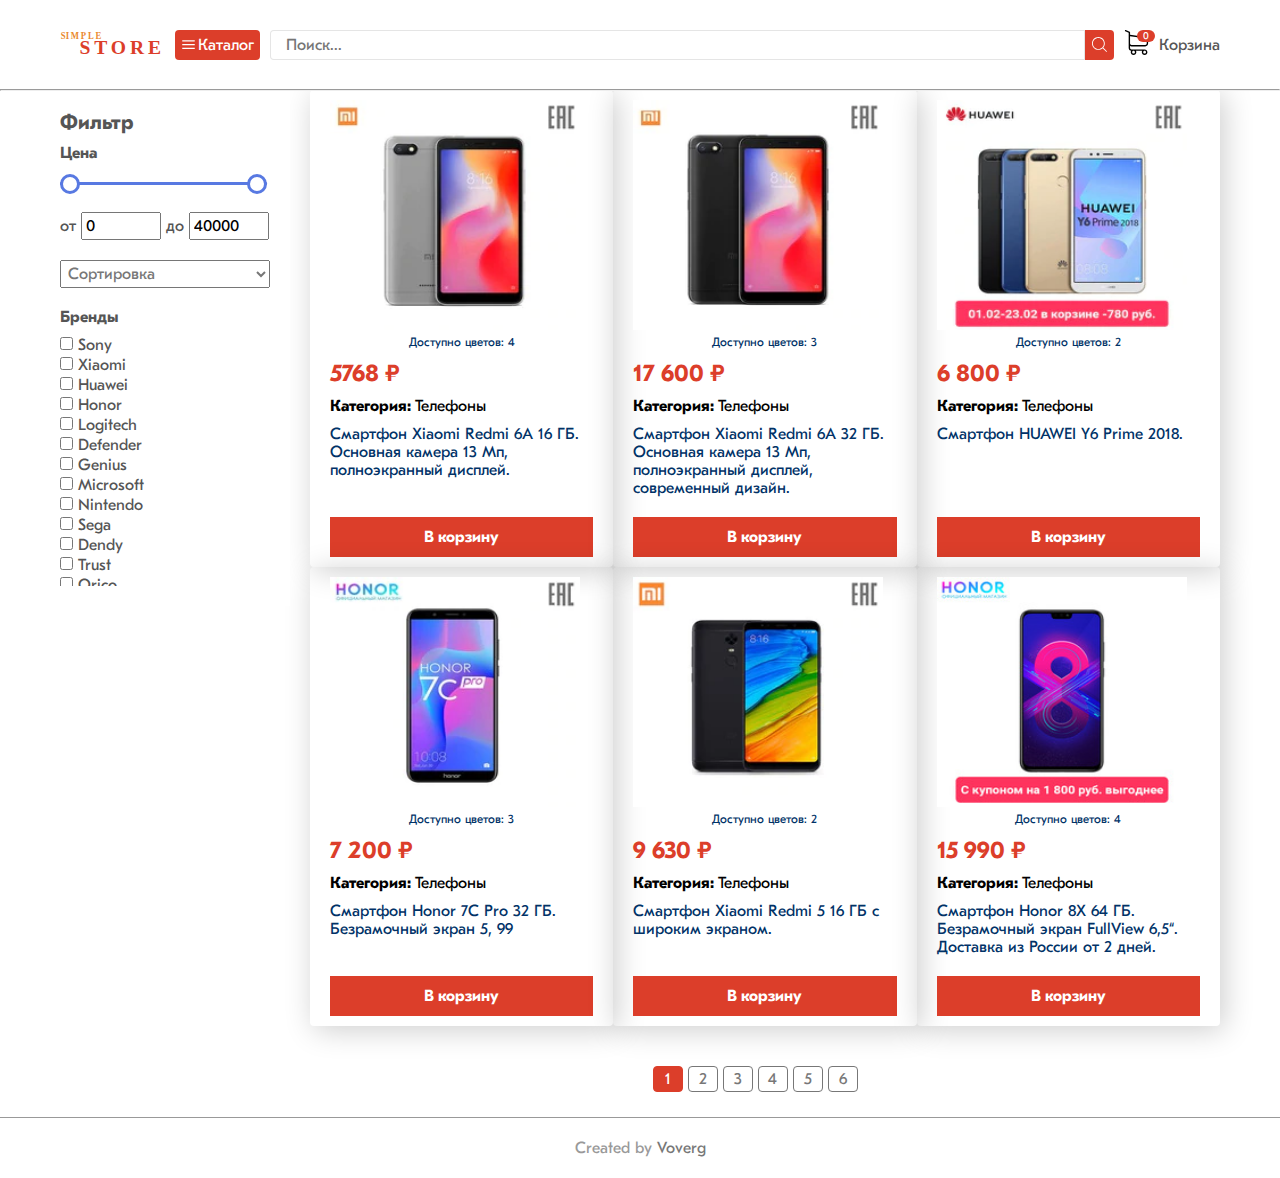
<file: simple-store/index.html>
<!DOCTYPE html>
<html lang="en">
<head>
  <meta charset="UTF-8">
  <meta name="viewport" content="width=device-width, initial-scale=1.0">
  <meta http-equiv="X-UA-Compatible" content="ie=edge">
  <meta name="description" content="Реализация клиентской части интернет магазина на чистом JavaScript">
  <meta name="keywords" content="html, css, javascript">
  <meta name="og:image" content="img/simple-store.png">
  <title>Simple Store</title>
  <link rel="shortcut icon" href="icons/cart.svg" type="image/x-icon">
  <link rel="stylesheet" href="css/style.css">
  <link rel="stylesheet" href="css/mobile.style.css">
</head>
<body>
  <header class="header">
    <div class="container row">
      <img src="icons/burger.svg" alt="" class="burger__btn">
      <div class="logo">
        <img src="icons/logo.svg" class="logo__img" alt="logo">
      </div>

      <div class="catalog">
        <button class="catalog__btn">
          <img src="icons/catalog-icon.svg" alt="catalog icon" class="catalog__icon">
          <span class="catalog__title">Каталог</span>
        </button>
          <ul class="catalog__list">
            <!-- <li class="catalog__item" data-category="Игровая приставка">Игровая приставка</li> -->
          </ul>
      </div>

      <div class="search">
        <input type="text" placeholder="Поиск..." class="search__input">
        <button class="search__btn" data-btn="search">
          <img src="icons/glass.svg" class="search__icon" alt="search">
        </button>
      </div>

      <div class="order" id="order">
        <div class="order__item">
          <img src="icons/cart.svg" class="order__icon" alt="cart">
          <div class="order__badge">0</div>
        </div>
        <div class="order__title">Корзина</div>
      </div>
    </div>

    <hr>
  </header>


  <main class="main container">

    <aside class="filter__wrapper">
      <div class="filter">
        <div class="filter__close">&#10006;</div>
        <h3 class="filter__title">Фильтр</h3>

        <form class="filter__price price">
          <h4 class="price__title">Цена</h4>
          <input type="range" class="price__slider" min="0" max="39500" step="500" value="100" id="min-price-range" data-range="min">
          <input type="range" class="price__slider" min="500" max="40000" step="500" value="40000" id="max-price-range" data-range="max">
          <label for="">от
            <input type="number" min="0" max="39500" step="500" class="price__input" id="min-price" value="0" placeholder="0">
          </label>
          <label for="">до
            <input type="number" min="500" max="40000" step="500" class="price__input" id="max-price" value="40000" placeholder="0">
          </label>

          <select name="price__sort" id="price__sort" class="price__sort">
            <option value="" class="price__option" selected disabled hidden>Сортировка</option>
            <option value="ascending" class="price__option">По возрастанию</option>
            <option value="descending" class="price__option">По убыванию</option>
          </select>

        </form>

        <form class="filter__brand brand">
          <h4 class="brand__title">Бренды</h4>
          <ul class="brand__list">
<!--             <li class="brand__item">
              <label class="brand__item-label">
                <input type="checkbox" class="brand__item-input" data-brand="sony">Sony
              </label>
            </li> -->
          </ul>
        </form>

      </div>
    </aside>


    <div class="goods">

      <!-- <div class="card">
        <img class="card__img" src="img/1.jpg" alt="phone">
        <div class="card__colors">Доступно цветов: 4</div>
        <div class="card__price">
          <span class="card__price-value">5768</span> ₽
        </div>
        <div class="card__category"><strong>Категория: </strong>Телефоны</div>
        <div class="card__title">
          Смартфон Xiaomi Redmi 6A 16 ГБ. Основная камера 13 Мп, полноэкранный дисплей.
        </div>

        <button class="card__btn">В корзину</button>
      </div> -->

    </div>

    <!-- Pagination -->
    <div class="pagination">
      <!-- <button class="pagination__btn pagination__btn--current" data-page-number="1">1</button> -->
    </div>
  </main>

  <!-- Modal widow with the cart -->
  <div class="cart">
    <div class="cart__content">
      <div class="cart__close">&#10006;</div>

      <div class="cart__header">
        <div class="cart__title">Корзина</div>
        <div class="cart__total">Общая сумма: <span class="cart__total-value">0</span> руб.</div>
      </div>
      <hr>

      <div class="cart__goods"></div>

      <button class="cart__confirm">Оформить заказ</button>
    </div>
  </div>

  <!-- Cart animation with add any card to the cart -->
  <div class="confirm__icon">
    <img src="icons/confirm.svg" alt="confirmi icon">
  </div>


<!-- Footer -->
  <footer class="footer">
    <p>Created by <a href="https://github.com/voverg" rel="noopener noreferrer" target="_blank">Voverg</a></p>
  </footer>

  <script src="js/data.js"></script>
  <script src="js/store.js"></script>
  <script src="js/utils.js"></script>
  <script src="js/components/burger.js"></script>
  <script src="js/components/catalog.js"></script>
  <script src="js/components/goods.js"></script>
  <script src="js/components/cart.js"></script>
  <script src="js/components/filter.js"></script>
  <script src="js/components/search.js"></script>
  <script src="js/components/pagination.js"></script>
  <script src="js/index.js"></script>
</body>
</html>
</file>
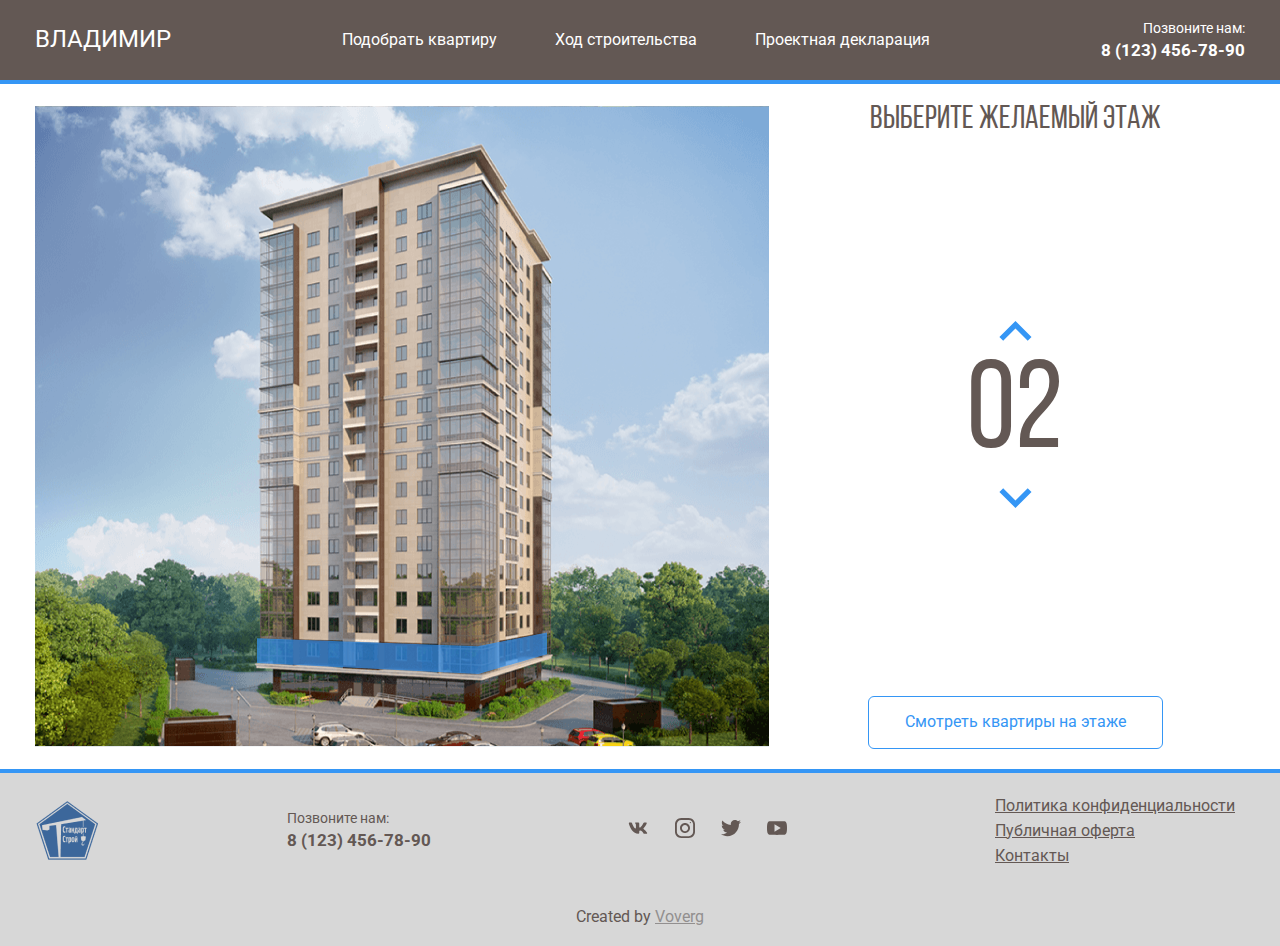
<file: zhk/index.html>
<!DOCTYPE html>
<html lang="ru">
<head>
  <meta charset="UTF-8">
  <meta name="viewport" content="width=device-width, initial-scale=1.0">
  <meta name="description" content="Жилищный комплекс с возможностью просмотра свободных квартир на выбранном этаже">
  <meta name="keywords" content="html, css, javascript, layouts">
  <meta name="og:image" content="../main/img/zhk.png">
  <title>ЖК "Владимир"</title>
  <link rel="shortcut icon" href="../main/favicon.png" type="image/x-icon">

  <link href="css/normalize.css" rel="stylesheet">
  <link href="css/main.css" rel="stylesheet">

  <link rel="preconnect" href="https://fonts.googleapis.com">
  <link rel="preconnect" href="https://fonts.gstatic.com" crossorigin>
</head>
<body>
  <header class="header">
    <div class="navbar container">
      <a href="./index.html" class="navbar__logo">Владимир</a>

      <ul class="navbar__menu">
        <li class="navbar__item">
          <a href="#" class="navbar__link">Подобрать квартиру</a>
        </li>
        <li class="navbar__item">
          <a href="#" class="navbar__link">Ход строительства</a>
        </li>
        <li class="navbar__item">
          <a href="#" class="navbar__link">Проектная декларация</a>
        </li>
      </ul>

      <div class="navbar__contact">
        <span class="navbar__text">Позвоните нам:</span>
        <a class="navbar__phone" href="tel:+71234567890">8 (123) 456-78-90</a>
      </div>
      <!-- /.navbar-contact -->
    </div>
    <!-- /.navbar -->
  </header>

  <main class="main container">
    <div class="main__img">
      <svg class="home-img js-floors" width="734" height="640" viewBox="0 0 734 640" fill="none" xmlns="http://www.w3.org/2000/svg" xmlns:xlink="http://www.w3.org/1999/xlink">
        <rect width="734" height="640" fill="url(#pattern0)"/>

        <defs>
          <pattern id="pattern0" patternContentUnits="objectBoundingBox" width="1" height="1">
            <use xlink:href="#image0" transform="translate(-0.00408719) scale(0.0013624 0.0015625)"/>
          </pattern>
          <image id="image0" width="740" height="640" xlink:href="img/home.png"/>
        </defs>
      </svg>
    </div>

    <div class="main__info">
      <h2 class="main__title">Выберите желаемый этаж</h2>
      <div class="counter js-counter">
        <button class="btn counter__btn counter__btn--next">
          <img class="counter__arrow counter__arrow--next" src="img/arrow.svg" alt="arrow next" data-type="next">
        </button>
        <span class="counter__value js-counter-value">02</span>
        <button class="btn counter__btn counter__btn--prev">
          <img class="counter__arrow counter__arrow--prev" src="img/arrow.svg" alt="arrow prev" data-type="prev">
        </button>
      </div>
      <div class="btn btn-view-flats">Смотреть квартиры на этаже</div>
    </div>
  </main>

  <footer class="footer">
    <div class="footer__block container">
      <img src="img/footer-logo.png" class="footer__logo" alt="ЖК Владимир">
      <div class="footer__contact">
        <span class="footer__text">Позвоните нам:</span>
        <a class="footer__phone" href="tel:+71234567890">8 (123) 456-78-90</a>
      </div>
      <div class="social">
        <a href="#" class="social__link">
          <img src="img/vk.svg" class="social__img" alt="vkontakte">
        </a>
        <a href="#" class="social__link">
          <img src="img/inst.svg" class="social__img" alt="instagram">
        </a>
        <a href="#" class="social__link">
          <img src="img/tw.svg" class="social__img" alt="twitter">
        </a>
        <a href="#" class="social__link">
          <img src="img/YT.svg" class="social__img" alt="youtube">
        </a>
      </div>
      <div class="conditions">
        <a href="#" class="conditions__link">Политика конфиденциальности</a>
        <a href="#" class="conditions__link">Публичная оферта</a>
        <a href="#" class="conditions__link">Контакты</a>
      </div>
    </div>

    <p class="author container">Created by <a href="https://github.com/voverg" class="author__link" rel="noopener noreferrer" target="_blank">Voverg</a></p>
  </footer>

  <div class="modal js-modal">
    <div class="modal-dialog">
      <button class="modal-close-button" data-close="true">&times;</button>
      <div class="modal-image js-flats">
        <h3 class="modal-title">Этаж <span class="modal-counter">02</span></h3>
        <svg class="flats" width="433" height="408" viewBox="0 0 433 408" fill="none" xmlns="http://www.w3.org/2000/svg" xmlns:xlink="http://www.w3.org/1999/xlink">
          <image class="flats-img" id="image0" width="433" height="408" xlink:href="img/Floor.png"></image>
          <path data-flats="49" d="M388 81V141H314V148H267.5V131H247V32.5H338.5V16H405V81H388Z" fill="#3595F6" fill-opacity="0.75"/>
          <path data-flats="48" d="M314 148.5H268V200H367.5V205H387.5V141H314V148.5Z" fill="#3595F6" fill-opacity="0.75"/>
          <path data-flats="47" d="M314.192 252.662H268V200H367.916V204.602H388V268H314.192V252.662Z" fill="#3595F6" fill-opacity="0.75"/>
          <path data-flats="46" d="M314 253H268.5V309H295.5V376H340V393H405V328.5H388V268.5H314V253Z" fill="#3595F6" fill-opacity="0.75"/>
          <path data-flats="45" d="M218 394.5V264H247.5V273.5H267.5V310.5H294.5V375H259.5V394.5H218Z" fill="#3595F6" fill-opacity="0.75"/>
          <path data-flats="44" d="M217 394.5V264H187.5V273.5H167.5V310.5H140.5V375H175.5V394.5H217Z" fill="#3595F6" fill-opacity="0.75"/>
          <path data-flats="43" d="M121 252H166.5V309H139.5V376H95V393H30V328.5H47V273.5H121V252Z" fill="#3595F6" fill-opacity="0.75"/>
          <path data-flats="42" d="M119.5 273.5H46V198H167V250.822H119.5V273.5Z" fill="#3595F6" fill-opacity="0.75"/>
          <path data-flats="41" d="M124.729 116H46V198H167V145.178H124.729V116Z" fill="#3595F6" fill-opacity="0.75"/>
          <path data-flats="40" d="M46.5 81V115.5H125V144.5H164V131H184.5V32.5H93V16H28V81H46.5Z" fill="#656565BF" fill-opacity="0.75"/>
        </svg>
      </div>
      <div class="modal-info js-flats-info">
        <h3 class="modal-title">Выберите квартиру</h3>
        <ul class="flat-list js-flat-list">
          <li class="flat-item">
            <a href="#" data-num= "40" class="flat-link">кв. <span class="flat-number-1">40</span>, 2 комн. 64,5 кв. м.</a>
          </li>
          <li class="flat-item">
            <a href="#" data-num= "41" class="flat-link">кв. <span class="flat-number-2">41</span>, 1 комн. 38,9 кв. м.</a>
          </li>
          <li class="flat-item">
            <a href="#" data-num= "42" class="flat-link">кв. <span class="flat-number-3">42</span>, 1 комн. 35,9 кв. м.</a>
          </li>
          <li class="flat-item">
            <a href="#" data-num= "43" class="flat-link">кв. <span class="flat-number-4">43</span>, 2 комн. 56,0 кв. м.</a>
          </li>
          <li class="flat-item">
            <a href="#" data-num= "44" class="flat-link">кв. <span class="flat-number-5">44</span>, 1 комн. 35,8 кв. м.</a>
          </li>
          <li class="flat-item">
            <a href="#" data-num= "45" class="flat-link">кв. <span class="flat-number-6">45</span>, 1 комн. 35,8 кв. м.</a>
          </li>
          <li class="flat-item">
            <a href="#" data-num= "46" class="flat-link">кв. <span class="flat-number-7">46</span>, 2 комн. 58,4 кв. м.</a>
          </li>
          <li class="flat-item">
            <a href="#" data-num= "47" class="flat-link">кв. <span class="flat-number-8">47</span>, 1 комн. 32,3 кв. м.</a>
          </li>
          <li class="flat-item">
            <a href="#" data-num= "48" class="flat-link">кв. <span class="flat-number-9">48</span>, 1 комн. 29,9 кв. м.</a>
          </li>
          <li class="flat-item">
            <a href="#" data-num= "49" class="flat-link">кв. <span class="flat-number-10">49</span>, 3 комн. 75,2 кв. м.</a>
          </li>
        </ul>
        <div class="button button buy-flat">Забронировать квартиру</div>
        <p class="modal-alert">* Квартиры, отмеченные серым,<br> уже выкуплены</p>
      </div>
    </div>
  </div>
  <!-- /.modal -->


  <script src="js/data.js"></script>
  <script src="js/store.js"></script>
  <script src="js/core/DomListener.js"></script>
  <script src="js/core/Component.js"></script>
  <script src="js/components/Floors.js"></script>
  <script src="js/components/Counter.js"></script>
  <script src="js/components/Modal.js"></script>
  <script src="js/components/Flats.js"></script>
  <script src="js/components/FlatsInfo.js"></script>
  <script src="js/components/ShowBtn.js"></script>
  <script src="js/App.js"></script>
  <script src="js/index.js"></script>
</body>
</html>
</file>
<file: main/style.css>
@import url('https://fonts.googleapis.com/css2?family=Roboto:ital,wght@0,300;0,500;0,700;1,300;1,500;1,700&display=swap');

:root {
  --blue: #3c485f;
}

*,
*::before,
*::after {
    box-sizing: border-box;
    margin: 0;
    padding: 0;
}

body {
    font-family: 'Roboto', sans-serif;
    display: flex;
    flex-direction: column;
    justify-content: space-between;
    align-items: center;
    min-height: 100vh;
    margin: 0;
}

header {
    flex-shrink: 0;
    width: 100%;
    min-height: 10vh;
    padding: 10px;
    background-color: var(--blue);
    color: #fff;
    text-align: center;
}

.container {
    flex-grow: 1;
    width: 100%;
    max-width: 1200px;
    margin: 0 auto;
}

.projects {
    display: flex;
    flex-wrap: wrap;
}

.card {
  width: 20%;
  padding: 15px;
}

.card__link {
  display: block;
  height: 100%;
  text-decoration: none;
  font-size: .7rem;
  color: var(--blue);
  box-shadow: 0 0 20px -5px var(--blue);
  transition: opacity .3s ease-in, color .3s ease-in;
}
.card__link:hover {
  color: steelblue;
  opacity: .8;
}

.card__img {
  width: 100%;
}

.card__title {
  padding: 5px;
  text-align: center;
}



footer {
    flex-shrink: 0;
    display: flex;
    justify-content: center;
    align-items: center;
    width: 100%;
    height: 5vh;
    background: var(--blue);
    color: #999;
    text-align: center;
}

footer a {
    text-decoration: none;
    color: white;
}
footer a:hover {
    color: #eae38b;
}

@media (max-width: 760px) {
  .card {
    width: 100%;
  }
}
</file>
<file: 3d-landing/css/fonts.css>
@import url('https://fonts.googleapis.com/css2?family=Roboto:ital,wght@0,300;0,500;0,700;1,300;1,500;1,700&display=swap');

@font-face {
  font-family: raleway_c;
  src: url(../fonts/raleway-v22-cyrillic-300.woff2);
  font-weight: 300;
}

@font-face {
  font-family: raleway_c;
  src: url(../fonts/raleway-v22-cyrillic-100.woff2);
  font-weight: 100;
}
</file>
<file: 3d-landing/css/main.css>
:root {
  --index: calc(1vw + 1vh);
  --gutter: 30px;
  --side-small: 26;
  --side-big: 36;
  --depth: 6000px;
  --transition: .3s cubic-bezier(.075, .5, 0, 1);
}

*,
*::before,
*::after {
  margin: 0;
  padding: 0;
  box-sizing: border-box;
}

body {
  height: var(--depth);
  background-color: #000;
  color: #fff;
  font-family: Raleway_c, sans-serif;
  font-size: calc(var(--index) * .8);
  font-weight: 300;
  line-height: 1.75;
  scrollbar-width: none; /* Firefox hide scrollbar*/
}
body::-webkit-scrollbar {
  display: none; /* Safari and Chrome hide scrollbar*/
  height: 100vh;
}

h1, h2, h3, h4 {
  font-weight: 100;
  text-transform: uppercase;
}

.container {
  position: fixed;
  width: 100%;
  height: 100%;
  perspective: 1500px;
}

.gallery {
  transform-style: preserve-3d;
  height: 100%;
}

.frame {
  position: absolute;
  width: 100%;
  height: 100%;
  display: flex;
  justify-content: center;
  align-items: center;
  transition: var(--transition), opacity .3s ease;
  will-change: transform;
  transform-style: preserve-3d;
}

.frame__title {
  width: min-content;
  text-align: center;
  font-size: calc(var(--index) * 3);
}

.frame__description {
  position: relative;
  display: flex;
  flex-direction: column;
  justify-content: center;
  align-items: center;
  width: calc(var(--index) * var(--side-small));
  height: calc(var(--index) * var(--side-big));
}
.frame__header {
  text-align: center;
  font-size: calc(var(--index) * 2);
}
.frame__text {
  padding-top: 2vh;
  font-size: calc(var(--index) * 1.1);
}

.frame__media {
  position: relative;
  width: calc(var(--index) * var(--side-small));
  height: calc(var(--index) * var(--side-big));
  background-position: center;
  background-size: cover;
}
.frame__media--large {
  width: calc(var(--index) * var(--side-big));
  height: calc(var(--index) * var(--side-small));
}
.frame__media--left {
  right: calc(var(--index) * var(--side-small) / 2 + var(--gutter));
}
.frame__media--right {
  left: calc(var(--index) * var(--side-small) / 2 + var(--gutter));
}

.frame__media--large {
  width: calc(var(--index) * var(--side-big));
  height: calc(var(--index) * var(--side-small));
}
.frame__media--large.frame__media--left {
  right: calc(var(--index) * var(--side-big) / 2 + var(--gutter));
}
.frame__media--large.frame__media--right {
  left: calc(var(--index) * var(--side-big) / 2 + var(--gutter));
}

.frame--bg {
  background-color: rgba(0, 0, 0, .5);
}

/*Footer*/
.footer {
  position: fixed;
  left: 0;
  bottom: 0;
  width: 100%;
  height: 7vh;
}

.footer__content {
  display: flex;
  justify-content: center;
  align-items: center;
  font-size: calc(var(--index) * 1.1);
  color: #555;
  text-align: center;
}
.footer__link {
  color: #555;
  transition: text-shadow.3s ease;
}
.footer__link:hover {
  text-shadow: 0 0 5px #777;
}
.sound-btn {
  width: 30px;
  margin: 0 15px;
  cursor: pointer;
  transition: opacity .5 ease;
}
.sound-btn.paused {
  opacity: .25;
}
</file>
<file: allody/css/main.css>
@import url('https://fonts.googleapis.com/css2?family=Roboto:ital,wght@0,300;0,500;0,700;1,300;1,500;1,700&display=swap');

:root {
  --primary-color: #fff;
  --index: calc(1vw + 1vh);
}

*,
*::before,
*::after {
  margin: 0;
  padding: 0;
  box-sizing: border-box;
}

body {
  font-family: 'Roboto', sans-serif;
  font-size: calc(var(--index));
  color: var(--primary-color);
}

.container {
  max-width: 1920px;
  /*max-width: 920px;*/
  margin: 0 auto;
}

.header {
  display: flex;
  flex-direction: column;
  justify-content: space-between;
  align-items: center;
  background: #fff url('../img/header-bg-with-boxes.png') no-repeat;
  background-size: cover;
}
.header__logo {
  max-width: 20%;
  margin-bottom: 40vh;
}
.header__logo-img {
  max-width: 100%;
}
/*.header__boxes {
  max-width: 30%;
}
.header__boxes-img {
  width: 100%;
}*/
.header__title {
  margin-bottom: 25px;
  text-align: center;
  text-transform: uppercase;
  font-size: 42px;
}
.header__description {
  font-size: 20px;
  margin-bottom: 47px;
}

.main {
}

@media (max-width: 720px) {
  .header {
  }
}
</file>
<file: cat-food/css/main.css>
:root {
  --white: #fff;
  --default-color: #1698D9;
  --default-hover-color: #2EA8E6;
  --selected-color: #D91667;
  --selected-hover-color: #E52E7A;
  --disabled-color: #B3B3B3;
  --text-color: #666;
  --max-width: 1139px;
  --min-width: 320px;
  --radius: 10px;
  --corner-size: 40px;
}

*,
*::before,
*::after {
  margin: 0;
  padding: 0;
  box-sizing: border-box;
}

body {
  font-family: 'Trebuchet MS', sans-serif;
  min-height: 100vh;
  background-image: linear-gradient(180deg, rgba(0, 0, 0, 0.5) 0%, rgba(0, 0, 0, 5e-05) 49.88%, rgba(0, 0, 0, 0.5) 100%), url(../img/pattern.png);
}

.center {
  width: 100%;
  max-width: var(--max-width);
  min-width: var(--min-width);
  margin: 0 auto;
}

.header {
  padding: 36px 10px 24px;
}

.header__title {
  text-align: center;
  color: var(--white);
  font-family: 'Exo2.0', sans-serif;
  font-size: 36px;
  line-height: 42px;
  text-shadow: 0px 1px 1px #000000;
}

.cards {
  display: flex;
  justify-content: space-between;
  gap: 10px;
  padding: 0 10px 36px;
  color: var(--white);
}

/* Card */
.card {
  flex-basis: 320px;
  max-width: 320px;
  height: 509px;
  display: flex;
  flex-direction: column;
  justify-content: space-between;
  cursor: pointer;
  transition: .3s ease-in-out;
}

.card__body {
  position: relative;
  height: 480px;
  border-right: 4px solid var(--default-color);
  border-radius: var(--radius);
  overflow: hidden;
}

.card__body::after,
.card__body::before {
  position: absolute;
  content: '';
  width: calc(100% - 4px);
  right: 0px;
  background-color: var(--white);
  z-index: -1;
}
.card__body::before {
  height: var(--corner-size);
  top: 0px;
  border: 4px solid var(--default-color);
  border-width: 4px 0px 0px 4px;
  transform: skew(-45deg);
  transform-origin: right bottom;
}
.card__body::after {
  height: calc(100% - var(--corner-size));
  bottom: 0px;
  border: 4px solid var(--default-color);
  border-width: 0px 0px 4px 4px;
}

.card__content {
  padding-left: var(--corner-size);
}

.card__slogan {
  margin-top: 21px;
  color: var(--text-color);
  font-weight: 400;
  font-size: 16px;
  line-height: 19px;
}

.card__title {
  font-weight: 700;
  font-size: 48px;
  line-height: 56px;
  color: #000000;
}

.card__sub-title {
  margin-bottom: 15px;
  font-family: 'Trebuchet MS';
  font-style: normal;
  font-weight: 700;
  font-size: 24px;
  line-height: 28px;
  color: #000000;
}

.card__description {
  font-weight: 700;
  font-size: 14px;
  line-height: 16px;
  color: var(--text-color);
}

.card__img {
  position: absolute;
  bottom: 4px;
  left: 7px;
}

.card__weight {
  position: absolute;
  bottom: 16px;
  right: 16px;
  width: 80px;
  height: 80px;
  display: flex;
  flex-direction: column;
  justify-content: flex-end;
  align-items: center;
  border-radius: 50%;
}
.card__weight-number {
  margin-bottom: 10px;
  font-weight: 400;
  font-size: 42px;
  line-height: 22px;
}
.card__weight-kg {
  font-weight: 400;
  font-size: 21px;
  line-height: 22px;
  margin-bottom: 5px;
}

.card__footer-text {
  text-align: center;
  font-size: 13px;
  line-height: 15px;
}

.card__footer-link {
  text-decoration: none;
}


/* Default card */
.card--default .card__body,
.card--default .card__body::before,
.card--default .card__body::after {
  border-color: var(--default-color);
}

.card--default:hover .card__body,
.card--default:hover .card__body::before,
.card--default:hover .card__body::after {
  border-color: var(--default-hover-color);
}

.card--default .card__weight {
  background-color: var(--default-color);
}
.card--default:hover .card__weight {
  background-color: var(--default-hover-color);
}

.card--default .card__footer-link {
  color: var(--default-color);
  border-bottom: 1px dashed var(--default-color);
}
.card--default:hover .card__footer-link {
  color: var(--default-hover-color);
  border-bottom: 1px dashed var(--default-hover-color);
}


/* Selected card */
.card--selected .card__body,
.card--selected .card__body::before,
.card--selected .card__body::after {
  border-color: var(--selected-color);
}

.card--selected:hover .card__body,
.card--selected:hover .card__body::before,
.card--selected:hover .card__body::after {
  border-color: var(--selected-hover-color);
}

.card--selected:hover .card__slogan {
  color: var(--selected-hover-color);
}

.card--selected .card__weight {
  background-color: var(--selected-color);
}
.card--selected:hover .card__weight {
  background-color: var(--selected-hover-color);
}
.card--selected .card__footer-link {
  display: none;
}


/* Disabled card */
.card--disabled {
  cursor: not-allowed;
}

.card--disabled .card__body,
.card--disabled .card__body::before,
.card--disabled .card__body::after {
  border-color: var(--disabled-color);
}

.card--disabled .card__slogan,
.card--disabled .card__title,
.card--disabled .card__sub-title,
.card--disabled .card__description {
  color: var(--disabled-color);
}

.card--disabled .card__content,
.card--disabled .card__img {
  opacity: 0.5;
}

.card--disabled .card__weight {
  background-color: var(--disabled-color);
}

.card--disabled .card__footer-text {
  color: #FFFF66;
}
.card--disabled .card__footer-link {
  display: none;
}


@media (max-width: 980px) {
  .cards {
    flex-wrap: wrap;
    justify-content: center;
    gap: 30px;
  }
}

@media (max-width: 768px) {
}


@media (max-width: 650px) {
}
</file>
<file: gibdd/css/main.css>
@import url('https://fonts.googleapis.com/css2?family=Roboto:ital,wght@0,300;0,500;0,700;1,300;1,500;1,700&display=swap');

:root {
  --blue: #3c485f;
  --index: calc(1vw + 1vh);
}

*,
*::before,
*::after {
  margin: 0;
  padding: 0;
  box-sizing: border-box;
}

body {
  font-family: 'Roboto', sans-serif;
  display: flex;
  flex-direction: column;
  justify-content: space-between;
  align-items: center;
  min-height: 100vh;
  margin: 0;
  font-size: calc(var(--index));
}

.header {
  flex-shrink: 0;
  width: 100%;
  min-height: 10vh;
  padding: 10px;
  background-color: var(--blue);
  color: #fff;
  text-align: center;
}

.main {
  flex-grow: 1;
  width: 100%;
}

.footer {
  flex-shrink: 0;
  display: flex;
  justify-content: center;
  align-items: center;
  width: 100%;
  height: 5vh;
  background: var(--blue);
  color: #999;
  text-align: center;
}

.footer__link  {
  text-decoration: none;
  color: white;
}
.footer__link:hover {
  color: #eae38b;
}

@media (max-width: 720px) {
  .header {
    font-size: .8rem;
  }
}
</file>
<file: ku/css/main.css>
@import url('https://fonts.googleapis.com/css2?family=Roboto:ital,wght@0,300;0,500;0,700;1,300;1,500;1,700&display=swap');

:root {
  --blue: #4B79E0;
  --index: calc(1vw + 1vh);
}

*,
*::before,
*::after {
  margin: 0;
  padding: 0;
  box-sizing: border-box;
}

body {
  font-family: 'Roboto', sans-serif;
  margin: 0;
  font-size: 16px;
}

a {
  text-decoration: none;
}

ul {
  list-style: none;
}

.container {
  max-width: 1920px;
  margin: 0 auto;
  padding: 0 15px;
}

/* Header */
.header {
  display: flex;
  flex-wrap: wrap;
  justify-content: space-between;
  gap: 20px;
  padding: 25px 0;
  border-bottom: 1px solid #ddd;
}
.header__icon {
  width: 24px;
}

.search {
  display: flex;
  width: 100%;
  gap: 10px;
  padding: 13px;
  background-color: #F9F9F9;
  border: 1px solid #ddd;
  border-radius: 5px;
}
.search__input {
  font-size: 16px;
  border: none;
  outline: none;
  background: transparent;
}

.header__right {
  display: flex;
  flex-wrap: wrap;
  align-items: center;
  gap: 45px;
}

.nav__list {
  display: flex;
  align-items: center;
  gap: 35px;
}
.nav__item{
  position: relative;
}
.nav__count {
  position: absolute;
  top: -7px;
  left: 15px;
  width: 20px;
  height: 20px;
  padding: 6px;
  font-size: 12px;
  color: #fff;
  border-radius: 50%;
  background-color: var(--blue);
}
.nav__link,
.login {
  display: flex;
  align-items: center;
  gap:5px; /* Todo 15px for production*/
}
.login__fio {
  font-size: 18px;
  color: #111827;
}
.login__job-title {
  color: #a4a4a4;
}

.header__btn {
  width: 31px;
  background-color: transparent;
  border: none;
  outline: none;
  cursor: pointer;
}


/* Footer */
.footer {
  display: flex;
  justify-content: center;
  align-items: center;
  width: 100%;
  height: 5vh;
  background: var(--blue);
  color: #999;
  text-align: center;
}

.footer__link  {
  text-decoration: none;
  color: white;
}
.footer__link:hover {
  color: #eae38b;
}

@media (max-width: 720px) {
  .header {
    font-size: .8rem;
  }
}
</file>
<file: parallax-scrolling/css/main.css>
@font-face {
  font-family: raleway_f;
  src: url(../fonts/raleway-regular.woff2);
}

@font-face {
  font-family: raleway_f;
  src: url(../fonts/raleway-black.woff2);
  font-weight: 900;
}

:root {
  --index: calc(1vw + 1vh);
  --text: #e7e7e0;
  --transition: transform .75s cubic-bezier(.075, .5, 0, 1);
}

*,
*::before,
*::after {
  margin: 0;
  padding: 0;
  box-sizing: border-box;
}

body {
  font-family: 'raleway_f', sans-serif;
  background-color: #010101;
  color: #fff;
  line-height: 1.55;
}

.content {
  will-change: transform;
}

.header {
  position: relative;
}
.header::after {
  content: '';
  position: absolute;
  z-index: 100;
  width: 100%;
  height: calc(var(--index) * 10);
  bottom: calc(var(--index) * -5);
  background-image: url(../img/ground.png);
  background-size: cover;
  background-repeat: no-repeat;
  background-position: center;
}

.layers {
  position: relative;
  display: flex;
  justify-content: center;
  align-items: center;
  height: 100vh;
  text-align: center;
  overflow: hidden;
}

.layer__head {
  transform: translate3d(0, calc(var(--scrollTop) / 2), 0);
  text-transform: uppercase;
  font-weight: 900;
  color: var(--text);
  text-shadow: 0 0 15px #9d822b;
  will-change: transform;
  z-index: 1;
  transition: var(--transition);
}

.layers__caption {
  font-size: calc(var(--index) / 1.1);
  letter-spacing: calc(var(--index) / 3.5);
  margin-top: calc(var(--index) * -2);
}

.layers__title {
  font-size: calc(var(--index) * 2.5);
  letter-spacing: calc(var(--index) / 2.25);
}

.layer {
  position: absolute;
  width: 100%;
  height: 100%;
  background-size: cover;
  background-position: center;
  will-change: transform;
  z-index: 2;
  transition: var(--transition);
}

.layer__base {
  transform: translate3d(0, calc(var(--scrollTop) / 1.6), 0);
  z-index: 0;
}

.layer__middle {
  transform: translate3d(0, calc(var(--scrollTop) / 2.5), 0);
}

.layer__front {
  transform: translate3d(0, calc(var(--scrollTop) / 5), 0);
}

.main {
  min-height: 100vh;
  display: flex;
  justify-content: center;
  align-items: center;
  background-size: cover;
  background-position: center;
  color: var(--text);
  text-align: center;
}

.main__content {}

.main__title {
  text-transform: uppercase;
  font-size: calc(var(--index) * 1.8);
  letter-spacing: calc(var(--index) / 7.5);
}

.main__text {
  max-width: calc(var(--index) * 30);
  margin-top: calc(var(--index) / 1.25);
  font-size: calc(var(--index) * .9);
/*  letter-spacing: calc(var(--index) / 7.5);*/
}


.footer {
  flex-shrink: 0;
  display: flex;
  justify-content: center;
  align-items: center;
  width: 100%;
  height: 5vh;
  color: #999;
  text-align: center;
  font-size: calc(var(--index));
}

.footer__link {
  text-decoration: none;
  color: white;
  transition: 0.3s;
}

.footer__link:hover {
  color: var(--text);
  text-shadow: 0 0 5px var(--text);
}
</file>
<file: payer/css/main.css>
@import url('https://fonts.googleapis.com/css2?family=Open+Sans:wght@400;600;700&display=swap');

:root {
  --accent: #D30531;
  --link: #004685;
  --link-active: #569DDC;
  --link-underline: #468575;
  --placeholder: #00000075;
  --section-hr: #00468533;
  --text: #000000;
  --index: calc(1vw + 1vh);
}

*,
*::before,
*::after {
  margin: 0;
  padding: 0;
  box-sizing: border-box;
}

body {
  font-family: 'Open Sans', sans-serif;
  font-size: 16px;
  color: var(--text);
}
h1, h2, h3, h4, h5, h6 {
  font-family: 'Open Sans', sans-serif;
}
a {
  color: var(--link);
}
a:hover {
  color: var(--link-active);
}

.container {
  min-width: 320px;
  max-width: 799px;
  margin: 0 auto;
  padding: 0 15px;
}

/* Header section */
.header {
  position: sticky;
  top: 0;
  padding: 9px 0;
  background-color: #fff;
  box-shadow: 0px 1px 5px #ccc;
  z-index: 100;
}
.logo__img {
  max-width: 60%;
}
.help-icon {
  display: none;
}

/* Search section */
.search {
  padding: 40px 0;
  background-image: url('../img/pic_main.png');
  background-size: cover;
  background-repeat: no-repeat;
}
.search__title  {
  margin-bottom: 20px;
  text-align: center;
  font-size: 20px;
  color: #fff;
  font-weight: normal;
}
.search__label {
  display: flex;
  justify-content: space-between;
  margin-bottom: 8px;
  padding: 12px;
  background: #fff;
  border: 2px solid var(--link);
  border-radius: 4px;
}
.search__input {
  flex-grow: 1;
  border: none;
  outline: none;
  font-size: 16px;
}
.search__img {
  width: 20px;
  height: 20px;
}
.search__form-btn {
  display: none;
}
.search__description {
  color: #fff;
  font-size: 12px;
}

/* Service section */
.service {
  padding: 30px 0;
}
.service__desktop-title {
  display: none;
}
.service__title {
  margin-bottom: 17px;
  text-align: center;
  font-weight: normal;
  font-size: 20px;
}

.service__item {
  border-bottom: 1px solid var(--section-hr);
}
.service__item-header {
  display: flex;
  justify-content: space-between;
  align-items: center;
  padding: 6px 0;
  cursor: pointer;
}
.service__item-header-start {
  flex-grow: 1;
  display: flex;
  align-items: center;
}
.service__item-title {
  position: relative;
  padding-left: 20px;
  font-size: 16px;
  font-weight: 600;
  cursor: pointer;
  color: var(--link);
}
.service__item-title::after {
  content: '';
  position: absolute;
  left: 20px;
  bottom: 0;
  width: 90%;
  height: 1px;
  background-color: var(--link);
}
.service__item-title:hover {
  color: var(--link-active);
}
.service__item-header-start:hover .service__item-title::after {
  background-color: var(--link-active);
}

.service__arrow {
  transition: 0.3s;
}
.service__arrow--opened {
  transform: rotate(180deg);
}

.service__item-body {
  display: none;
}
.service__item-body--active {
  display: block;
}

.service__item-text {
  padding: 6px 0 20px;
  font-size: 16px;
}
.service__item-head {
  text-transform: uppercase;
  color: var(--accent);
}

.service__item-img {
  display: none;
}

/* Partners section */
.partners {
  padding: 27px 0 33px;
}
.partners__title {
  text-align: center;
  font-size: 20px;
  font-weight: 600;
  margin-bottom: 27px;
}
.partners__list {
  display: flex;
  flex-wrap: wrap;
  justify-content: center;
}
.partners__item {
  /* width: 50%; */
  flex-basis: 50%;
  margin-bottom: 33px;
  text-align: center;
}

/* Footer section */
.footer {
  flex-shrink: 0;
  display: flex;
  justify-content: center;
  align-items: center;
  width: 100%;
  height: 10vh;
  background: var(--section-hr);
  color: #999;
  text-align: center;
  font-size: 16px;
}

.footer__link  {
  text-decoration: none;
  color: var(--link-active);
  transition: 0.3s;
}
.footer__link:hover {
  color: var(--accent);
}

/* Modal section */
.modal {
  position: fixed;
  top: 0;
  left: 0;
  width: 100%;
  height: 100%;
  padding: 20px;
  background: #fff;
  z-index: 1000;
  visibility: hidden;
  opacity: 0;
  transition: 0.3s;
}
.modal__form {
  display: flex;
  flex-direction: column;
  gap: 15px;
}
.modal__close {
  position: absolute;
  top: 0;
  right: 15px;
  font-size: 48px;
  color: #999;
  cursor: pointer;
  user-select: none;
}
.modal__title {
  margin: 24px 0 33px;
  font-weight: normal;
  font-size: 16px;
}
.modal__input {
  padding: 20px 25px;
  font-size: 16px;
}
.modal__btn {
  padding: 20px 25px;
  font-size: 24px;
  border: none;
  border-radius: 4px;
  background-color: var(--accent);
  color: #fff;
  margin-bottom: 30px;
  cursor: pointer;
}
.modal__link {
  display: block;
  margin-bottom: 15px;
}
.modal__show {
  visibility: visible;
  opacity: 1;
}



/* Desktop  */
@media (min-width: 800px) {
  .container {
    max-width: 960px;
  }

  /* Header */
  .header {
    padding: 12px 0;
  }
  .logo {
    display: flex;
    justify-content: center;
  }
  .logo__img {
    max-width: 300px;
  }
  .help-icon {
    display: block;
    position: absolute;
    right:12px;
    top: 12px;
    width: 40px;
    cursor: pointer;
  }

  /* Search section */
  .search {
    padding: 90px 0 113px;
  }
  .search__title {
    text-align: left;
    font-size: 36px;
  }
  .search__label {
    padding: 0;
    background: none;
    border: none;
    gap: 20px;
  }
  .search__input {
    padding: 20px 24px;
    border: 2px solid var(--link);
    border-radius: 4px;
  }
  .search__img {
    display: none;
  }
  .search__form-btn {
    display: block;
    width: 140px;
    border: none;
    border-radius: 4px;
    background: var(--accent);
    color: #fff;
    font-size: 24px;
    cursor: pointer;
  }
  .search__description {
    font-size: 16px;
  }

  /* Service section */
  .service__item {
    padding: 60px 0;
    display: flex;
    gap: 40px;
  }
  .service__item:last-child {
    border: none;
  }
  .service__desktop-title {
    display: block;
  }
  .service__desktop-head {
    margin-bottom: 20px;
    font-size: 36px;
    font-weight: normal;
    text-align: center;
  }
  .service__item-title {
    margin-bottom: 23px;
    padding: 0;
    font-size: 25px;
    color: #000;
    cursor: default;
  }
  .service__item-title:hover {
    color: #000;
  }
  .service__item-title::after {
    display: none;
  }
  .service__desktop-body {
    width: 550px;
    margin: 0 auto;
    text-align: center;
  }
  .service__desktop-body-link {
    margin-right: 36px;
    line-height: 2rem;
  }
  .service__title {
    display: none;
  }

  .service__icon,
  .service__arrow {
    display: none;
  }
  .service__item-body {
    display: block;
  }

  .service__item-img {
    display: block;
  }

  /* Partners section */
  .partners__title {
    text-align: center;
    font-size: 36px;
    font-weight: 600;
    margin-bottom: 55px;
  }
  .partners__list {
    flex-wrap: no-wrap;
    gap: 27px;
  }
  .partners__item {
    flex-basis: calc(100% / 8);
    margin-bottom: 33px;
    text-align: center;
  }

  /* Modal section */
  .modal {
    background-color: rgba(0, 0, 0, 0.8);
  }
  .modal__content {
    position: absolute;
    top: 50%;
    left: 50%;
    width: 70%;
    height: 70%;
    padding: 20px 50px;
    transform: translate(-50%, -50%);
    background-color: #fff;
  }

}
</file>
<file: payer/css/burger.css>
/* burger btn */
 .burger__btn {
  position: fixed;
  top: 0;
  right: 0;
  z-index: 30;
  width: 48px;
  height: 48px;
  background: transparent;
  border: none;
  transition: 0.4s;
  cursor: pointer;
  outline: none;
}

.burger__lines,
.burger__lines::after,
.burger__lines::before {
  position: absolute;
  top: 0;
  right: 0;
  width: 22px;
  height: 3px;
  background-color: var(--link);
  transition: 0.3s;
}

.burger__lines {
  top: 50%;
  right: 0;
  transform: translate(-50%, -50%);
}

.burger__lines::before {
  content: '';
  top: -7px;
}

.burger__lines::after {
  content: '';
  top: 7px;
}

.burger_active .burger__btn,
.burger_active .burger__lines {
  background-color: transparent;
}

.burger_active .burger__lines::before {
  top: 0;
  transform: rotate(45deg);
}

.burger_active .burger__lines::after {
  top: 0;
  transform: rotate(-45deg);
}


/*Burger menu*/
.burger__nav {
  width: 80%;
  height: 100%;
  position: fixed;
  top: 50px;
  right: -100%;
  padding: 20px;
  z-index: 20;
  overflow-y: auto;
  transition: 0.5s;
  background-color: #fff;
  box-shadow: 0px 3px 12px #ccc;
}

.burger_active .burger__nav {
  right: 0;
}

.burger__title {
  margin-bottom: 20px;
  text-transform: uppercase;
  font-size: 16px;
  font-weight: bold;
}

.burger__link {
  display: block;
  margin-bottom: 15px;
  /* border-bottom: 1px solid var(--link-underline); */
  font-size: 16px;
  line-height: 1.2rem;
  /* text-decoration: none; */
  color: var(--link);
}
.burger__link:nth-child(2) {
  margin-bottom: 40px;
}

.burger__link:hover {
  filter: brightness(0.7);
}

.burger__overlay {
  display: none;
  position: fixed;
  top: 48px;
  left: 0;
  width: 100vw;
  height: 100vh;
  z-index: 10;
}

.burger_active .burger__overlay {
  display: block;
  background-color: rgba(0, 0, 0, 0.1);
}

.hidden {
  overflow: hidden;
}


/* For desktop */
@media (min-width: 800px) {
   /* burger btn */
 .burger__btn {
    left: 0;
    top: 10px;
  }

  /*Burger menu*/
  .burger__nav {
    width: 25%;
    top: 70px;
    left: -100%;
  }

  .burger_active .burger__nav {
    left: 0;
  }

  .burger__overlay {
    top: 70px;
  }
}
</file>
<file: simple-store/css/style.css>
@font-face {
  font-family: "GTEestiProText";
  src: url("../fonts/GT-Eesti-Pro-Text-Bold.OTF") format("opentype");
  font-weight: 700;
}

@font-face {
  font-family: "GTEestiProText";
  src: url("../fonts/GT-Eesti-Pro-Text-Regular.OTF") format("opentype");
  font-weight: 500;
}

:root {
  --red: #dc3e2a;
  --red-hover: #7d1919;
  --blue:#5879e2;
  --radius: 4px;
  --filter-width: 230px;
  --transition: .2s;
}

*, html, body {
  margin: 0;
  padding: 0;
  box-sizing: border-box;
  font-family: "GTEestiProText", Arial, sans-serif;
  font-size: 16px;
}

.body__block {
  overflow: hidden;
}

.container {
  margin: 0 auto;
  padding: 15px 20px;
  max-width: 1200px;
}

.row {
  display: flex;
  flex-wrap: wrap;
  align-items: center;
  justify-content: space-between;
}

.header {
  position: fixed;
  top: 0;
  left: 0;
  width: 100%;
  min-height: 90px;
  background-color: #fff;
  z-index: 100;
}

.burger__btn {
  display: none;
}

.logo__img {
  width: 105px;
  height: 55px;
  margin-right: 10px;
}

/*Catalog*/
.catalog {
  position: relative;
}
.catalog__btn {
  display: flex;
  justify-content: space-between;
  align-items: center;
  padding: 5px;
  background-color: var(--red);
  border: 1px solid transparent;
  border-radius: var(--radius);
  color: #fff;
  cursor: pointer;
  transition: var(--transition);
  outline: none;
}
.catalog__btn:hover {
  background-color: var(--red-hover);
}
.catalog__icon {
  width: 15px;
  margin-right: 2px;
}
.catalog__list {
  display: none;
  list-style: none;
  position: absolute;
  top: 35px;
  left: 0;
  min-width: 200px;
  padding: 5px;
  background-color: var(--red);
  color: #fff;
  border-radius: var(--radius);
  z-index: 100;
}
.catalog__list--active {
  display:block;
}
.catalog__item {
  padding: 3px;
  cursor: pointer;
  transition: var(--transition);
}
.catalog__item:hover {
  background-color: var(--red-hover);
}

/*Поиск search*/
.search {
  flex-grow: 1;
  display: flex;
  margin: 0 auto;
  padding: 0 10px;
}
.search__input {
  width: 100%;
  height: 30px;
  border: 1px solid rgba(0, 0, 0, 0.1);
  border-bottom-left-radius: var(--radius);
  border-top-left-radius: var(--radius);
  padding: 0 15px;
}
.search__input:focus {
  outline: none;
}
.search__btn {
  display: flex;
  align-items: center;
  width: 30px;
  height: 30px;
  background: var(--red);
  border: none;
  border-radius: 0 4px 4px 0;
  cursor: pointer;
}
.search__btn:focus {
  outline: none;
}
.search__icon {
  margin: 0 auto;
  width: 50%;
}

/*Order*/
.order {
  display: flex;
  justify-content: flex-end;
  align-items: center;
  cursor: pointer;
}
.order__item {
  position: relative;
}
.order__title {
  margin-left: 10px;
  color: #555;
}
.order__badge {
  position: absolute;
  top: 0px;
  right: -6px;
  min-width: 18px;
  height: 12px;
  background: var(--red);
  border-radius: 10px;
  font-size: 10px;
  color: #fff;
  display: flex;
  justify-content: center;
  align-items: center;
}

.main {
  display: flex;
  flex-wrap: wrap;
  position: relative;
  padding-top: 90px;
  min-height: 90vh;
}

.filter {
  position: fixed;
  width: var(--filter-width);
  padding: 20px 20px 0 0;
  background-color: #fff;
  color: #555;
  z-index: 10;
}
.filter__close {
  display: none;
}
.filter__title {
  font-size: 1.3rem;
  margin-bottom: 10px;
}
.price__slider {
  -webkit-appearance: none;
  position: absolute;
  width: 90%;
  height: 3px;
  margin: 20px 0;
  background-color: var(--blue);
  border: none;
  border-radius: var(--radius);
  outline: none;
  cursor: pointer;
}
.price__slider::-webkit-slider-thumb {
  -webkit-appearance: none;
  position: relative;
  width: 20px;
  height: 20px;
  border: 3px solid var(--blue);
  border-radius: 50%;
  background-color: #fff;
  z-index: 2;
}
.price__input {
  width: 38%;
  outline: none;
  padding: 3px;
}
#min-price {
  margin-top: 50px;
}
.price__sort {
  width: 100%;
  margin-top: 20px;
  padding: 3px;
  color: #777;
  outline: none;
  cursor: pointer;
}
.price__option {}

.brand {
  padding: 20px 0;
}
.brand__title {
  margin-bottom: 10px;
}
.brand__list {
  list-style: none;
  overflow-y: auto;
  min-height: 100px;
  height: 250px;
}
.brand__item {
  margin-bottom: 2px;
  transition: var(--transition);
}
.brand__item:hover {
  color: var(--red-hover);
}
.brand__item-label,
.brand__item-input {
  cursor: pointer;
}
.brand__item-input {
  margin-right: 5px;
}

/*Goods*/
.goods {
  flex-grow: 1;
  display: flex;
  flex-wrap: wrap;
  padding-left: calc(var(--filter-width) + 20px);
}

.goods__no-results {
  margin: 30% auto;
  font-size: 24px;
  text-align: center;
  color: rgba(0, 0, 0, 0.4);
}

/*Card*/
.card {
  display: flex;
  flex-direction: column;
  position: relative;
  width: 33.33%;
  padding: 10px 20px;
  box-shadow: 4px 4px 30px rgba(0, 0, 0, 0.2);
  border-radius: 4px;
  cursor: pointer;
  /*opacity: 0;*/
  transition: var(--transition);
  /*transition: opacity .3s;*/
}
.card:hover {
  box-shadow: 4px 4px 40px rgba(0, 0, 0, 0.3);
}
/*.card--show {
  opacity: 1;
}*/

.card__remove {
  position: absolute;
  top: -10px;
  right: -10px;
  width: 25px;
  height: 25px;
  text-align: center;
  line-height: 22px;
  border: 1px solid rgba(0, 0, 0, 0.1);
  border-radius: 100%;
  background-color: #fff;
  cursor: pointer;
}
.card__remove:hover {
  color: var(--red);
}
.card__img {
  width: 95%;
  height: 230px;
  /*object-fit: cover;*/
}
.card__colors {
  font-size: 12px;
  text-align: center;
  margin-top: 5px;
  color: #003267;
}
.card__price {
  color: var(--red);
  margin: 10px 0 10px;
  font-size: 1.5rem;
  font-weight: bold;
}
.card__price-value {
  font-size: 1.5rem;
}
.card__title {
  flex-grow: 1;
  color: #003267;
  margin-top: 5px;
}
.card__category {
  margin-bottom: 5px;
}
.card__btn {
  width: 100%;
  min-height: 40px;
  background-color: var(--red);
  border: none;
  outline: none;
  margin-top: 20px;
  color: #fff;
  font-weight: bold;
  cursor: pointer;
}
.card__btn:focus {
  outline: none;
}
.card__btn:hover {
  box-shadow: 0 0 15px rgba(220, 62, 42, 0.7);
}

/*Pagination*/
.pagination {
  flex-grow: 1;
  width: 100%;
  padding: 40px 20px 10px calc(var(--filter-width) + 20px);
  display: flex;
  justify-content: center;
  align-items: center;
  gap: 5px;
}
.pagination__btn {
  min-width: 30px;
  padding: 3px;
  background-color: #fff;
  color: #777;
  border: 1px solid #777;
  border-radius: var(--radius);
  outline: none;
  cursor: pointer;
  transition: var(--transition);
}
.pagination__btn:hover,
.pagination__btn--current {
  background-color: var(--red);
  color: #fff;
  border-color: var(--red);
}
/* -------------- Корзина cart ---------- */
.cart {
  display: none;
  flex-direction: column;
  position: fixed;
  top: 0;
  left: 0;
  width: 100%;
  height: 100%;
  background-color: rgba(0, 0, 0, 0.3);
  z-index: 200;
}
.cart--active {
  display: block;
}

.cart__content {
  position: absolute;
  top: 50%;
  left: 50%;
  width: 97%;
  max-width: 1024px;
  min-height: 200px;
  /* max-height: 90%; */
  background-color: #fff;
  transform: translateX(-50%) translateY(-50%);
  padding: 25px;
  overflow-y: hidden;
}

.cart__header {}
.cart__title {
  padding-bottom: 5px;
  font-size: 28px;
  color: rgba(0, 0, 0, 0.4);
}
.cart__close {
  position: absolute;
  top: 25px;
  right: 25px;
  font-size: 1.5rem;
  cursor: pointer;
}
.cart__total {
  padding-bottom: 5px;
  font-size: 18px;
}
.cart__total span {
  color: var(--red);
}

.cart__goods {
  display: flex;
  flex-wrap: wrap;
  height: 60vh;
  /*margin-top: 25px;*/
  padding: 0 20px 30px;
  overflow-y: auto;
}
.cart__goods .card {
  width: 33.33%;
  margin-top: 20px;
}
.cart__empty {
  flex-grow: 1;
  display: flex;
  justify-content: center;
  align-items: center;
  font-size: 24px;
  color: rgba(0, 0, 0, 0.4);
  text-align: center;
}

.cart__confirm {
  width: 280px;
  min-height: 40px;
  display: block;
  margin: 0 auto;
  background-color: var(--red);
  border: none;
  outline: none;
  margin-top: 20px;
  color: #fff;
  font-weight: bold;
  cursor: pointer;
}
.cart__confirm:focus {
  outline: none;
}
.cart__confirm:hover {
  box-shadow: 0 0 15px rgba(220, 62, 42, 0.7);
}
/*Show animation with add a new card to the cart*/
.confirm__icon {
  visibility: hidden;
  position: fixed;
  bottom: 50px;
  right: 50px;
  width: 100px;
  height: 100px;
}
.confirm__icon img {
  width: 100%;
}
.confirm__icon--show {
  visibility: visible;
  transform: translateY(150px);
  opacity: 0.1;
  transition: 1s;
}

/*Footer*/
footer {
  flex-shrink: 0;
  display: flex;
  justify-content: center;
  align-items: center;
  width: 100%;
  height: 5vh;
  padding: 30px;
  border-top: 1px solid #999;
  color: #999;
  text-align: center;
}

footer a {
  text-decoration: none;
  color: #777;
  transition: var(--transition);
}
footer a:hover {
  color: #333;
}
</file>
<file: simple-store/css/mobile.style.css>
/*Responsive css*/
@media (max-width: 991px) {
  .card {
    width: 50%;
  }
}

@media (max-width: 768px) {
  .burger__btn {
    display: block;
    position: absolute;
    top: 15px;
    left: 20px;
    width: 30px;
    cursor: pointer;
  }
  .logo {
    position: absolute;
    top: 0;
    left: 50%;
    transform: translateX(-50%);
  }
  .order {
    width: 50%;
    margin-left: 50%;
    padding-bottom: 10px;
  }
  .catalog {
    order: 2;
  }
  .catalog__item {
    padding: 10px 3px;
  }
  .catalog__item:active {
    background-color: var(--red-hover);
  }
  .search {
    padding: 0 0 0 10px;
    order: 3;
  }

  .main {
    padding-top: 110px;
  }

  .filter__wrapper {
    visibility: hidden;
    position: fixed;
    top: 0;
    left: 0;
    right: 0;
    bottom: 0;
    background-color: rgba(0, 0, 0, .8);
    z-index: 100;
  }
  .filter__wrapper--active {
    visibility: visible;
  }

  .filter {
    top: 0;
    left: 0;
    width: 60%;
    height: 100vh;
    padding: 20px;
    transform: translateX(-100%);
    overflow-y: auto;
    transition: .3s;
  }
  .filter--active {
    transform: translateX(0);
  }
  .filter__close {
    display: block;
    position: absolute;
    top: 10px;
    right: 20px;
    font-size: 2rem;
    color: var(--red);
    cursor: pointer;
  }
  .price__slider {
    margin: 20px 0;
  }
  .brand__list {
    height: 350px;
  }

  .goods {
    padding-left: 0;
  }
  .card,
  .cart__goods .card {
    width: 50%;
  }

  .pagination {
    padding: 30px 20px 10px;
  }

}

@media (max-width: 520px) {
  .order__title {
    display: none;
  }

  .search {
    width: 30%;
  }

  .filter {
    width: 80%;
  }

  .card,
  .cart__goods .card {
    width: 100%;
  }

}
</file>
<file: zhk/css/main.css>
@import url('https://fonts.googleapis.com/css2?family=Roboto:ital,wght@0,300;0,500;0,700;1,300;1,500;1,700&display=swap');

@font-face {
  font-family: 'Bebas Neue';
  src: local('Bebas Neue Regular Regular'), local('BebasNeueRegular'),
  url('../fonts/BebasNeueRegular.woff2') format('woff2'),
  url('../fonts/BebasNeueRegular.woff') format('woff');
  font-display: swap;
}

:root {
  --blue: #3596F5;
  --brown: #635854;
  --grey: #D7D7D7;
  --white: #ffffff;
}

*,
*::before,
*::after {
  box-sizing: border-box;
  margin: 0;
  padding: 0;
}

body {
  font-family: 'Roboto', sans-serif;
  display: flex;
  flex-direction: column;
  justify-content: space-between;
  min-height: 100vh;
}

a {
  font-family: 'Roboto', sans-serif;
}

.container {
  width: 100%;
  max-width: 1250px;
  margin: 0 auto;
  padding: 20px;
}

/*-------------- Header ---------------*/
.header {
  background-color: var(--brown);
  border-bottom: 4px solid var(--blue);
}

.navbar {
  display: flex;
  justify-content: space-between;
  align-items: center;
}
.navbar__logo {
  text-transform: uppercase;
  text-decoration: none;
  color: var(--white);
  font-size: 1.5rem;
  text-align: center;
}

.navbar__menu {
  flex-grow: 1;
  list-style:none;
  display:flex;
  justify-content: space-between;
  align-items: center;
  gap: 1rem;
  padding: 0 35px;
  max-width: 700px;
  text-align: center;
}
.navbar__item {
  flex-grow: 1;
}
.navbar__link {
  text-decoration: none;
  color: var(--white);
  transition: .3s ease;
}
.navbar__link:hover {
  border-bottom: 1px solid var(--white);
}

.navbar__contact {
  flex-shrink: 0;
  text-align: right;
}
.navbar__text {
  display:block;
  color: var(--white);
  margin-bottom: 4px;
  font-size: 14px;
  line-height: 16px;
}
.navbar__phone {
  color: var(--white);
  text-decoration: none;
  font-weight: bold;
  font-size: 17px;
  line-height: 20px;
}

/*-------------- Main ---------------*/
.main {
  flex-grow: 1;
  display: flex;
  gap: 1rem;
}

.main__img {
  max-width: 70%;
  overflow: hidden;
}

.home-img {
  width: 100%;
  height: 100%;
}
.home-img path{
  opacity: 0;
  cursor: pointer;
  fill-opacity: .7;
}
/*.home-img path:hover{
  opacity: 1;
}*/

path.current-floor {
  opacity: 1;
}

/* Main info */
.main__info {
  flex-grow: 1;
  min-width: 30%;
  display:flex;
  flex-direction: column;
  align-items: center;
  justify-content: space-between;
  gap: 1rem;
  text-align: center;
}

.main__title{
  font-family: "Bebas Neue", sans-serif;
  font-weight: normal;
  font-style: normal;
  font-size: 2rem;
  line-height: 2rem;
  color: var(--brown);
  margin: 0px;
}

.btn {
  cursor: pointer;
  outline: none;
  transition: .3s ease-in-out;
}

/* Counter */
.counter {
  display: flex;
  flex-direction: column;
  align-items: center;
}
.counter__btn {
  background-color: var(--white);
  border: none;
}
.counter__arrow--prev {
  transform: rotateX(180deg);
}
.counter__value {
  color: var(--brown);
  font-family: "Bebas Neue", sans-serif;
  font-size: 7.75rem;
}

.btn-view-flats {
  background-color: var(--white);
  border-radius: 6px;
  color: var(--blue);
  border: 1px solid var(--blue);
  padding: 16px 36px;
}
.btn-view-flats:hover {
  background-color: var(--blue);
  color: var(--white);
}

/*-------------- Modal -----------------*/
.modal {
  position: fixed;
  left: 0;
  top: 0;
  width: 100%;
  height: 100%;
  background-color: rgba(0, 0, 0, 0.8);
  display: flex;
  justify-content: center;
  align-items: center;
  opacity: 0;
  transform: scale(0);
  transition: opacity 0.2s;
}
.flats path {
  opacity: 0;
  cursor: pointer;
}
.flats path:hover {
  opacity: 1;
  cursor: pointer;
}

path.current-flat {
  opacity: 1;
  cursor: pointer;
}

.is-open {
  opacity: 1;
  transform:scale(1);
}
.modal-dialog {
  position: relative;
  max-width: 1000px;
  min-height: 565px;
  background-color: var(--white);
  flex-grow: 1;
  opacity:0;
  display: flex;
  transform: translateY(-10%);
  transition: transform 0.2s, opacity 0.2s;
  transition-delay: 0.2s;
}
.is-open > .modal-dialog {
  opacity: 1;
  transform: translateY(0);
}
.modal-image {
  background-color:#EBEBEB;
  width:60%;
  text-align: center;
  padding: 50px;
}
.buyed {
  opacity:1;
}
.modal-title {
  font-family: "Bebas Neue", sans-serif;
  font-weight: normal;
  font-size: 24px;
  line-height: 29px;
  margin-top: 0px;
  margin-bottom: 25px;
}
.modal-info {
  padding: 50px 46px;
  width: 40%;
}
.flat-list {
  padding: 0;
  list-style: none;
  margin-top:55px;
}
.flat-item {
  margin-bottom: 10px;
}
.flat-link {
  text-decoration: none;
  font-size: 16px;
  line-height: 19px;
  color: var(--brown);
}
.flat-link:hover {
  text-decoration: underline;
  color:var(--blue);
}
.flat-link-active {
  text-decoration: underline;
  color:var(--blue);
}
.modal-alert {
  font-style: italic;
  font-weight: normal;
  font-size:16px;
  line-height: 19px;
  color: var(--brown);
  margin-top: 35px;
}
.modal-close-button {
  position: absolute;
  right: 20px;
  top: 10px;
  cursor: pointer;
  border: none;
  background-color: var(--white);
  color: var(--blue);
  font-weight: 300;
  font-size: 4rem;
}

/*--------------- Footer ----------------*/
.footer {
  background-color: var(--grey);
  border-top: 4px solid var(--blue);

}
.footer__block {
  display: flex;
  align-items: center;
  justify-content: space-between;
  gap: 1rem;
}

.footer__contact {
  text-align: left;
}
.footer__text {
  display:block;
  color: var(--brown);
  padding-bottom: 4px;
  font-size: 14px;
  line-height: 16px;
}
.footer__phone {
  color: var(--brown);
  text-decoration: none;
  font-weight: bold;
  font-size: 17px;
  line-height: 20px;
}
.conditions {
}
.conditions__link {
  display: block;
  padding: 3px 10px;
  color: var(--brown);
  font-size: 16px;
  line-height: 19px;
  transition: .3 ease;
}
.conditions__link:hover {
  opacity: .7;
}

.social {
}
.social__link {
  text-decoration: none;
  margin: 0 0.7rem;
  transition: .3 ease;
}
.social__link:hover {
  opacity: .7;
}
.social__img {
  width: 20px;
  height: 20px;
}

.author {
  color: var(--brown);
  text-align: center;
}
.author__link {
  color: #928f8f;
  transition: .3s ease;
}
.author__link:hover {
  text-shadow: 0 0 2px var(--brown);
}

/*------------- Responsive -----------------*/
@media (max-width: 720px) {
  .container {
    padding: 10px;
  }

  .navbar {
    flex-wrap: wrap;
  }
  .navbar__menu {
    width: 100%;
    padding: 20px 0;
    order: 1;
  }

  .main {
    flex-direction: column;
  }
  .main__img {
    max-width: 100%;
  }

  .main__info {
    /*display: none;*/
  }

  .counter {
    flex-direction: row-reverse;
  }
  .counter__arrow--next {
    transform: rotateZ(90deg);
  }
  .counter__arrow--prev {
    transform: rotateZ(-90deg);
  }
  .counter__value {
    font-size: 3.75rem;
    margin: 0 3rem;
  }

  .btn-view-flats {
    margin-bottom: 30px;
  }

  .modal-dialog {
    flex-direction: column;
    width: 100%;
    height: 90%;
    overflow-y: auto;
  }

  .modal-image {
    width:100%;
    padding: 0;
  }

  .flats{
    width: 100%;
  }

  .modal-info {
    padding: 10px;
    width: 100%;
    text-align: center;
  }

  .modal-title {
    margin: 0;
  }
  .flat-list {
    margin: 0;
  }
  .modal-close-button {
    top: -10px;
    right: 10px;
    background-color: transparent;
    z-index: 100;
  }

  .footer__block {
    flex-direction: column;
  }
}
</file>
